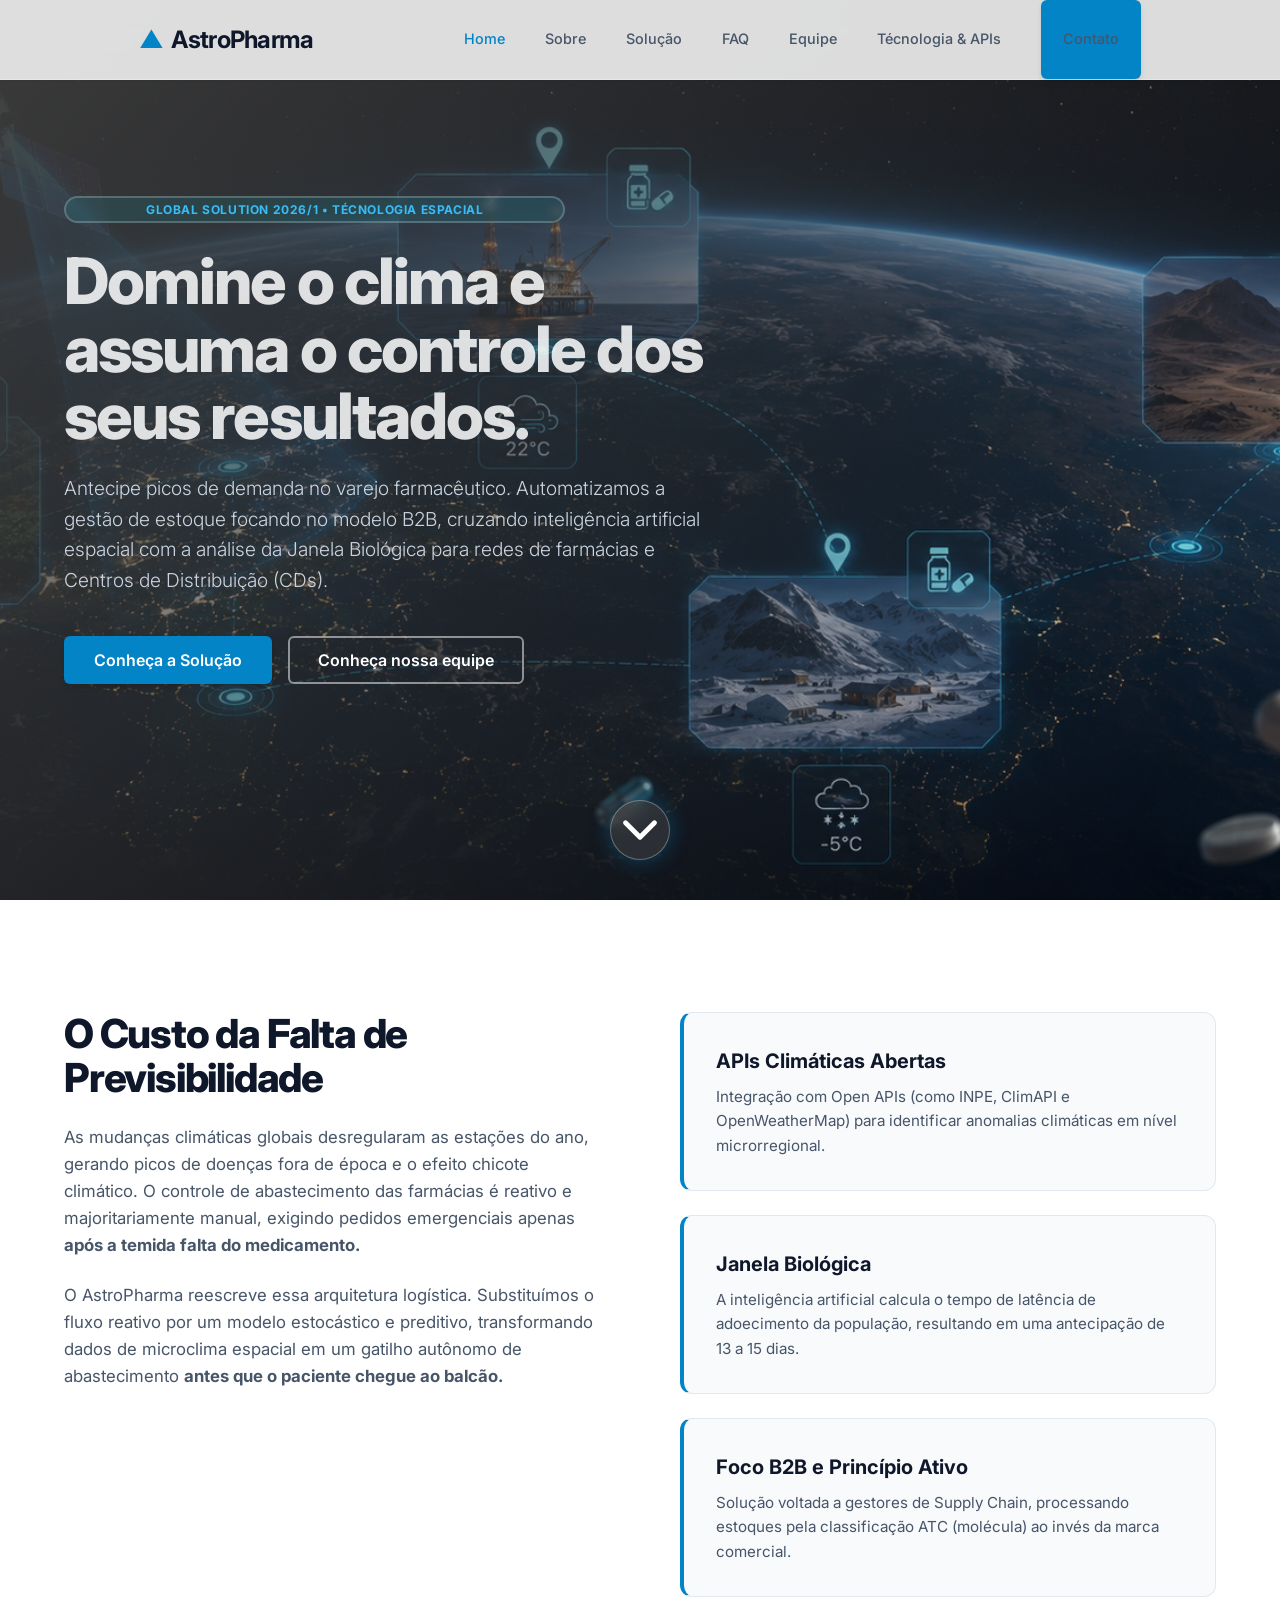
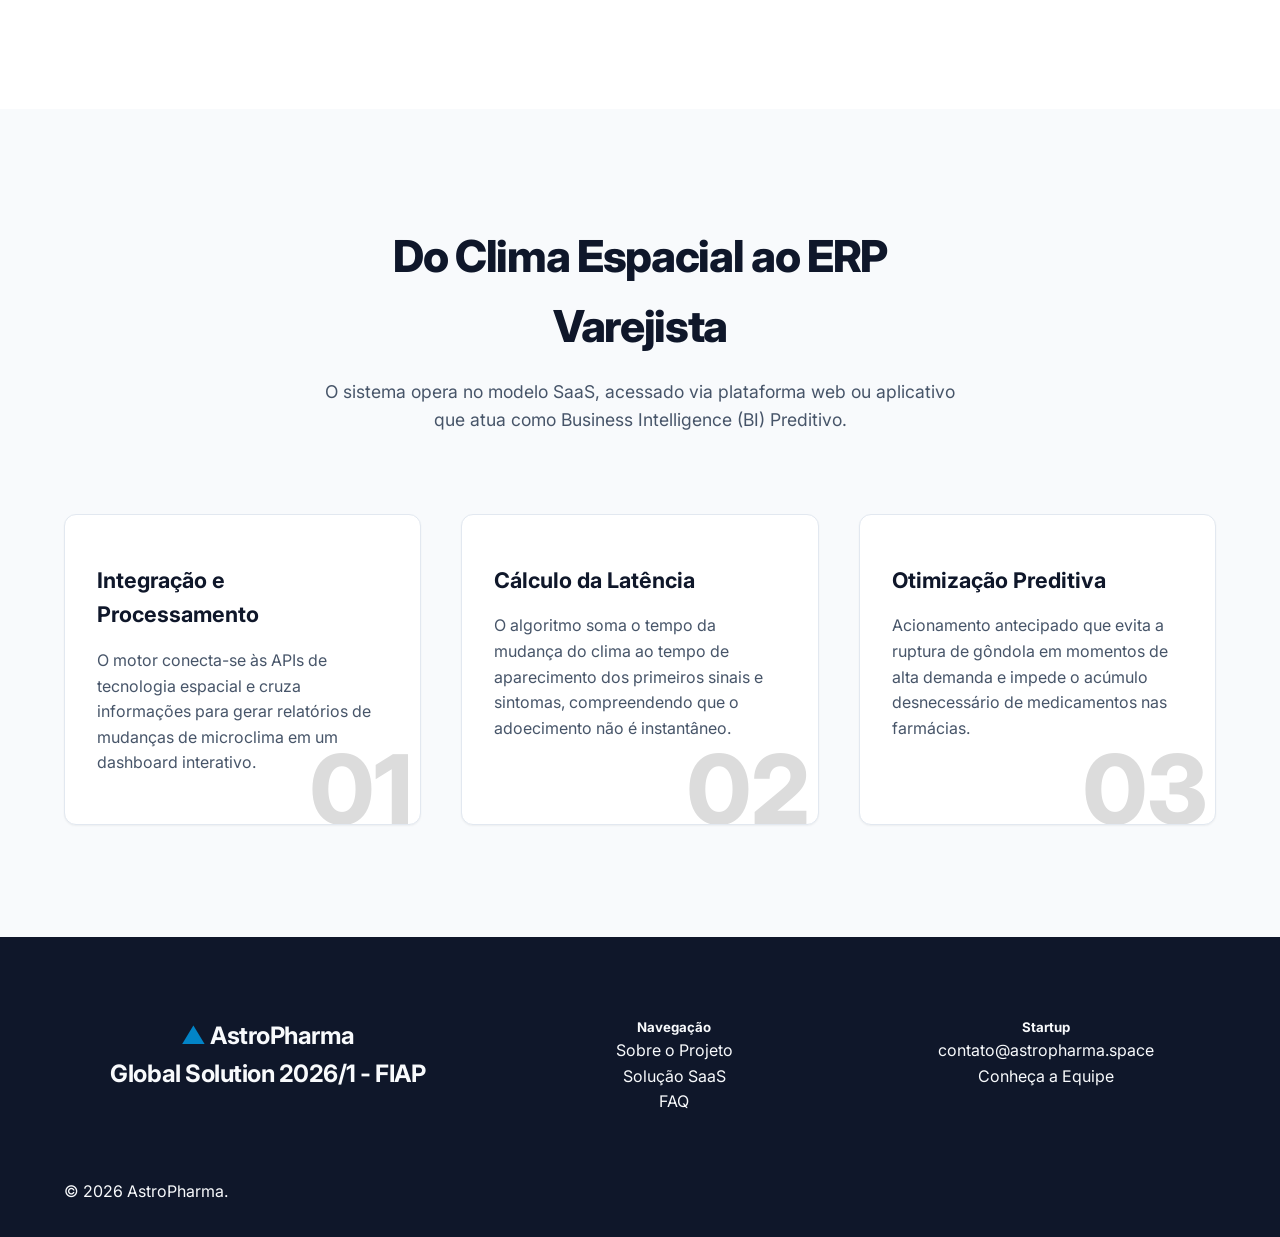
<file: index.html>
<!DOCTYPE html>
<html lang="pt-BR">

<head>
    <meta charset="UTF-8">
    <meta name="viewport" content="width=device-width, initial-scale=1.0">
    <title>AstroPharma | Previsibilidade de Estoque com IA Espacial</title>

    <link rel="stylesheet" href="css/style.css">

    <link rel="preconnect" href="https://fonts.googleapis.com">
    <link rel="preconnect" href="https://fonts.gstatic.com" crossorigin>
    <link href="https://fonts.googleapis.com/css2?family=Inter:wght@300;400;600;700&display=swap" rel="stylesheet">
</head>

<body>

    <header class="cabecalho">
        <div class="caixa-principal nav-container">
            <a href="index.html" class="logo">
                <span class="icone-logo">▲</span>
                <span class="texto-logo">AstroPharma</span>
            </a>

            <button class="botao-menu-mobile" id="botao-menu-mobile" aria-label="Abrir Menu">
                <span></span>
                <span></span>
                <span></span>
            </button>

            <nav class="menu-navegacao" id="menu-navegacao">
                <ul>
                    <li><a href="index.html" class="ativo">Home</a></li>
                    <li><a href="pages/sobre.html">Sobre</a></li>
                    <li><a href="pages/solucao.html">Solução</a></li>
                    <li><a href="pages/faq.html">FAQ</a></li>
                    <li><a href="pages/integrantes.html">Equipe</a></li>
                    <li><a href="pages/solucaoAPIs.html"> Técnologia & APIs</a></li>
                    <li><a href="pages/contato.html" class="botao botao-pequeno botao-principal">Contato</a></li>
                </ul>
            </nav>
        </div>
    </header>

    <main>
        <section class="destaque">
            <div class="sobreposicao-destaque"></div>
            <div class="caixa-principal conteudo-destaque">
                <div class="bloco-texto-destaque">
                    <span class="etiqueta">Global Solution 2026/1 • Técnologia Espacial</span>
                    <h1>Domine o clima e assuma o controle dos seus resultados.</h1>
                    <p>Antecipe picos de demanda no varejo farmacêutico. Automatizamos a gestão de estoque
                        focando no modelo B2B, cruzando inteligência artificial espacial com a análise da
                        Janela Biológica para redes de farmácias e Centros de Distribuição (CDs).</p>
                    <div class="acoes-destaque">
                        <a href="pages/solucao.html" class="botao botao-principal">Conheça a Solução</a>
                        <a href="pages/integrantes.html" class="botao botao-secundario">Conheça nossa equipe</a>
                    </div>
                </div>
            </div>

            <a href="#proxima-secao" class="seta-descer" aria-label="Rolar para a próxima seção">
                <svg viewBox="0 0 24 24">
                    <polyline points="6 9 12 15 18 9"></polyline>
                </svg>
            </a>
        </section>

        <section id="proxima-secao" class="secao secao-problema">
            <div class="caixa-principal grades">
                <div class="bloco-texto">
                    <h2>O Custo da Falta de Previsibilidade</h2>
                    <p>As mudanças climáticas globais desregularam as estações do ano, gerando picos de doenças fora de
                        época e o efeito chicote climático. O controle de abastecimento das farmácias é
                        reativo e majoritariamente manual, exigindo pedidos emergenciais apenas <strong>após a temida
                            falta do medicamento.</strong> </p>
                    <p>O AstroPharma reescreve essa arquitetura logística. Substituímos o fluxo reativo por um modelo
                        estocástico e preditivo, transformando dados de microclima espacial em um gatilho
                        autônomo de abastecimento <strong>antes que o paciente chegue ao balcão.</strong>
                    </p>
                </div>
                <div class="grade-estatisticas">
                    <div class="cartao-estatistica">
                        <h3>APIs Climáticas Abertas</h3>
                        <p>Integração com Open APIs (como INPE, ClimAPI e OpenWeatherMap) para identificar anomalias
                            climáticas em nível microrregional.</p>
                    </div>
                    <div class="cartao-estatistica">
                        <h3>Janela Biológica</h3>
                        <p>A inteligência artificial calcula o tempo de latência de adoecimento da população, resultando
                            em uma antecipação de 13 a 15 dias.</p>
                    </div>
                    <div class="cartao-estatistica">
                        <h3>Foco B2B e Princípio Ativo</h3>
                        <p>Solução voltada a gestores de Supply Chain, processando estoques pela
                            classificação ATC (molécula) ao invés da marca comercial.</p>
                    </div>
                </div>
            </div>
        </section>

        <section class="secao como-funciona">
            <div class="caixa-principal">
                <div class="cabecalho-secao">
                    <h2>Do Clima Espacial ao ERP Varejista</h2>
                    <p>O sistema opera no modelo SaaS, acessado via plataforma web ou aplicativo que atua como Business
                        Intelligence (BI) Preditivo.</p>
                </div>
                <div class="grade-passos">
                    <div class="cartao-passo">
                        <div class="icone-passo">01</div>
                        <h4>Integração e Processamento</h4>
                        <p>O motor conecta-se às APIs de tecnologia espacial e cruza informações para gerar relatórios
                            de mudanças de microclima em um dashboard interativo.</p>
                    </div>
                    <div class="cartao-passo">
                        <div class="icone-passo">02</div>
                        <h4>Cálculo da Latência</h4>
                        <p>O algoritmo soma o tempo da mudança do clima ao tempo de aparecimento dos primeiros sinais e
                            sintomas, compreendendo que o adoecimento não é instantâneo.</p>
                    </div>
                    <div class="cartao-passo">
                        <div class="icone-passo">03</div>
                        <h4>Otimização Preditiva</h4>
                        <p>Acionamento antecipado que evita a ruptura de gôndola em momentos de alta demanda e impede o
                            acúmulo desnecessário de medicamentos nas farmácias.</p>
                    </div>
                </div>
            </div>
        </section>
    </main>

    <footer class="rodape">
        <div class="caixa-principal grade-rodape">
            <div class="logo-rodape">
                <span class="icone-logo">▲</span> AstroPharma
                <p>Global Solution 2026/1 - FIAP</p>
            </div>
            <div class="links-rodape">
                <h5>Navegação</h5>
                <ul>
                    <li><a href="pages/sobre.html">Sobre o Projeto</a></li>
                    <li><a href="pages/solucao.html">Solução SaaS</a></li>
                    <li><a href="pages/faq.html">FAQ</a></li>
                </ul>
            </div>
            <div class="contato-rodape">
                <h5>Startup</h5>
                <p>contato@astropharma.space</p>
                <p><a href="pages/integrantes.html">Conheça a Equipe</a></p>
            </div>
        </div>
        <div class="fundo-rodape caixa-principal">
            <p>&copy; 2026 AstroPharma.</p>
        </div>
    </footer>

    <script src="js/main.js"></script>
</body>
<script>
    window.watsonAssistantChatOptions = {
        integrationID: "de1cdd64-6703-4369-915d-bcf909e94d5d", // The ID of this integration.
        region: "https://integrations.au-syd.assistant.watson.appdomain.cloud", // The region your integration is hosted in.
        serviceInstanceID: "d0784087-3f76-4296-bfe4-04d1bd987635", // The ID of your service instance.
        onLoad: async (instance) => { await instance.render(); }
    };
    setTimeout(function () {
        const t = document.createElement('script');
        t.src = "https://web-chat.global.assistant.watson.appdomain.cloud/versions/" + (window.watsonAssistantChatOptions.clientVersion || 'latest') + "/WatsonAssistantChatEntry.js";
        document.head.appendChild(t);
    });
</script>

</html>
</file>
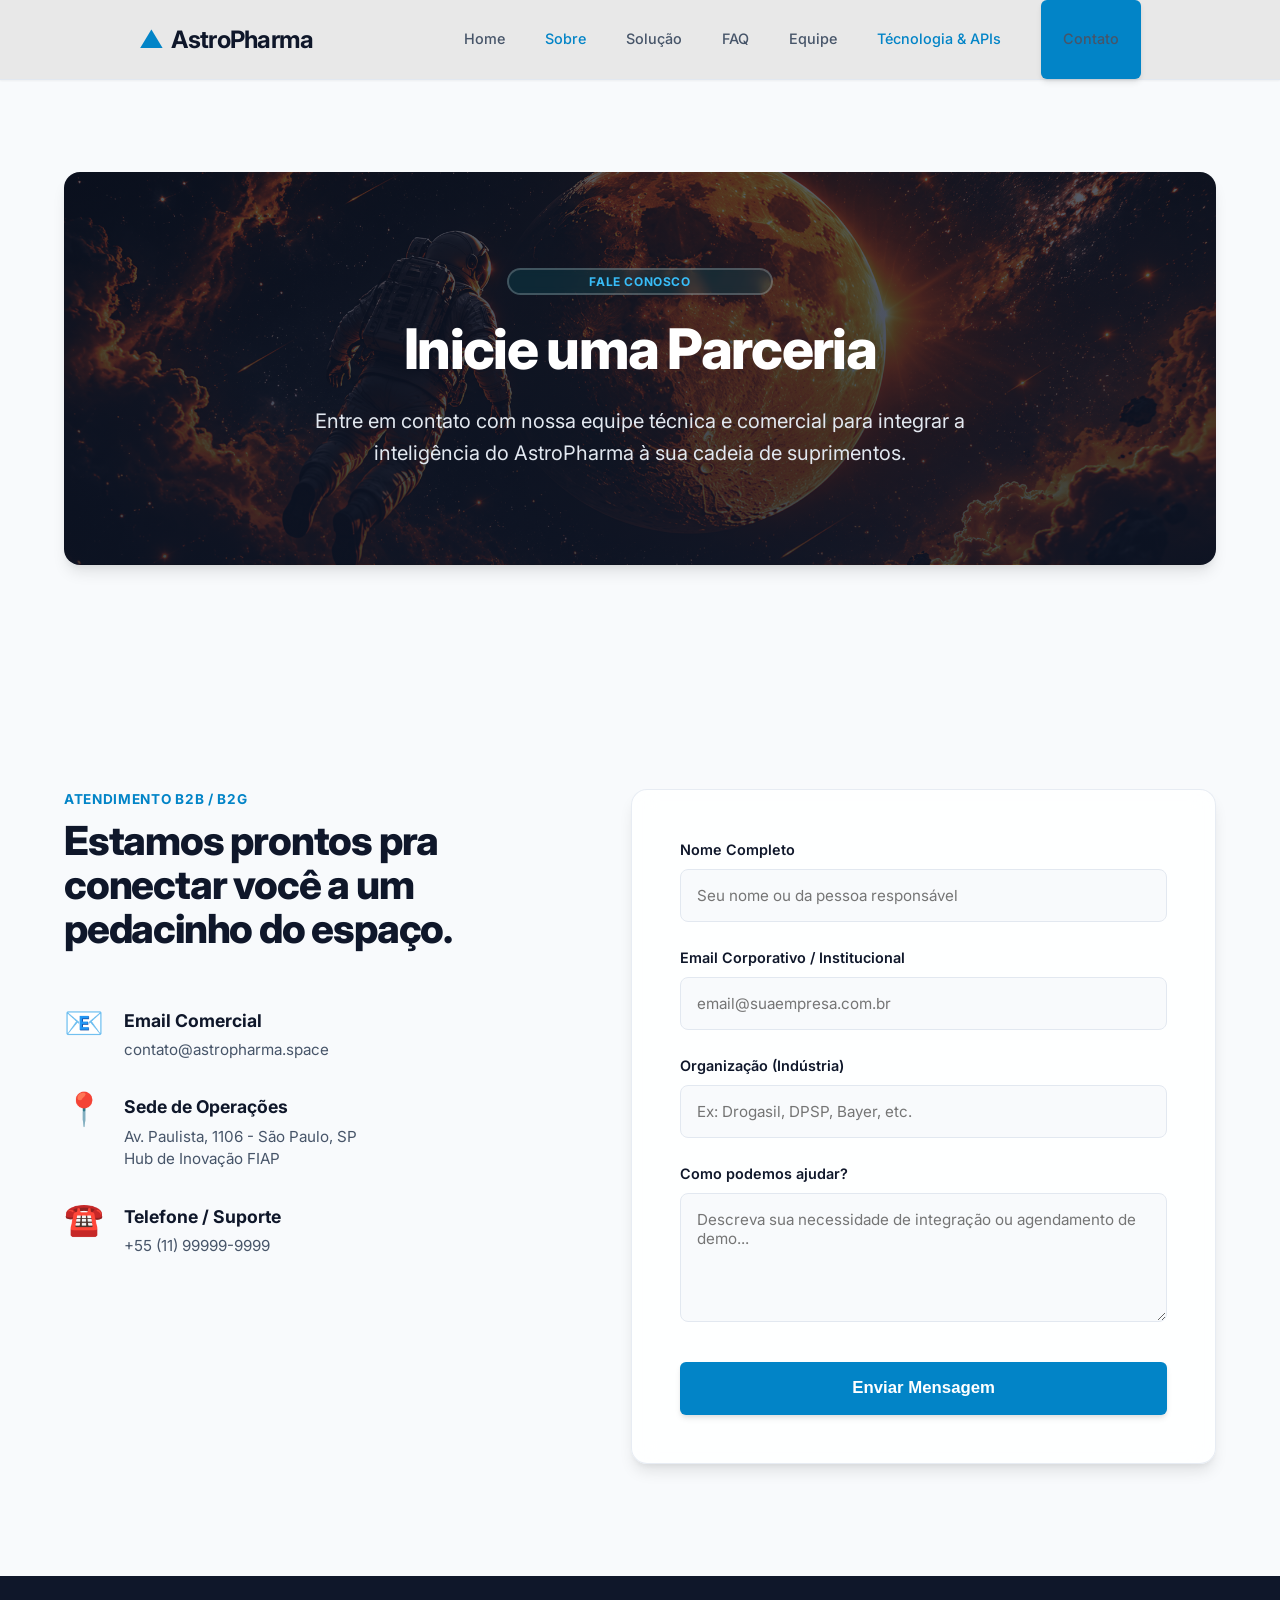
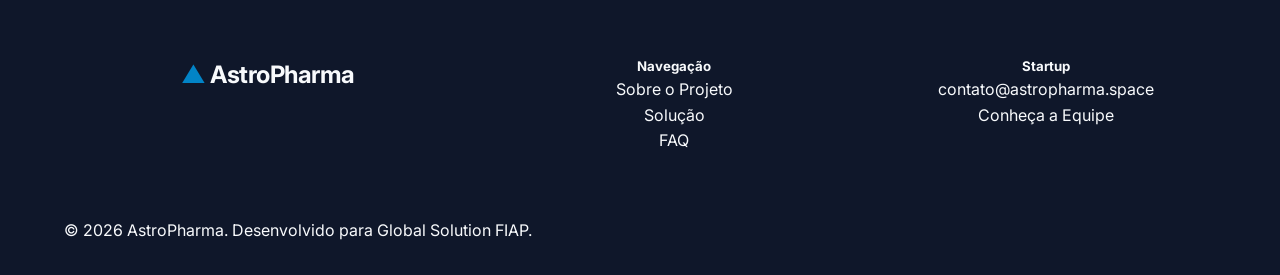
<file: pages/contato.html>
<!DOCTYPE html>
<html lang="pt-BR">

<head>
    <meta charset="UTF-8">
    <meta name="viewport" content="width=device-width, initial-scale=1.0">
    <title>Sobre o AstroPharma | Nossa Missão e Fluxos</title>

    <link rel="stylesheet" href="../css/style.css">
    <link rel="stylesheet" href="../css/contato.css">

    <link rel="preconnect" href="https://fonts.googleapis.com">
    <link rel="preconnect" href="https://fonts.gstatic.com" crossorigin>
    <link href="https://fonts.googleapis.com/css2?family=Inter:wght@300;400;600;700&display=swap" rel="stylesheet">
</head>

<body>

    <header class="cabecalho">
        <div class="caixa-principal nav-container">
            <a href="../index.html" class="logo">
                <span class="icone-logo">▲</span>
                <span class="texto-logo">AstroPharma</span>
            </a>

            <button class="botao-menu-mobile" id="botao-menu-mobile" aria-label="Abrir Menu">
                <span></span>
                <span></span>
                <span></span>
            </button>

            <nav class="menu-navegacao" id="menu-navegacao">
                <ul>
                    <li><a href="../index.html">Home</a></li>
                    <li><a href="sobre.html" class="ativo">Sobre</a></li>
                    <li><a href="solucao.html">Solução</a></li>
                    <li><a href="faq.html">FAQ</a></li>
                    <li><a href="integrantes.html">Equipe</a></li>
                    <li><a href="solucaoAPIs.html" class="ativo">Técnologia & APIs</a></li>
                    <li><a href="contato.html" class="botao botao-pequeno botao-principal">Contato</a></li>
                </ul>
            </nav>
        </div>
    </header>
    <main>
        <section class="secao">
            <div class="caixa-principal">
                <div class="texto-topo-sobre">
                    <span class="etiqueta">Fale Conosco</span>
                    <h1>Inicie uma Parceria</h1>
                    <p>Entre em contato com nossa equipe técnica e comercial para integrar a inteligência do AstroPharma
                        à sua cadeia de suprimentos.</p>
                </div>
            </div>
        </section>

        <section class="secao secao-contato">
            <div class="caixa-principal grade-contato">

                <aside class="informacoes-contato">
                    <div class="bloco-texto">
                        <span class="subtitulo-marca">Atendimento B2B / B2G</span>
                        <h2>Estamos prontos pra conectar você a um pedacinho do espaço.</h2>
                    </div>

                    <div class="lista-infos">
                        <div class="item-info">
                            <span class="icone-info">📧</span>
                            <div>
                                <h4>Email Comercial</h4>
                                <p>contato@astropharma.space</p>
                            </div>
                        </div>
                        <div class="item-info">
                            <span class="icone-info">📍</span>
                            <div>
                                <h4>Sede de Operações</h4>
                                <p>Av. Paulista, 1106 - São Paulo, SP<br>Hub de Inovação FIAP</p>
                            </div>
                        </div>
                        <div class="item-info">
                            <span class="icone-info">☎️</span>
                            <div>
                                <h4>Telefone / Suporte</h4>
                                <p>+55 (11) 99999-9999</p>
                            </div>
                        </div>
                    </div>
                </aside>

                <div class="area-formulario glass">
                    <form id="form-contato" class="formulario">
                        <div class="grupo-input">
                            <label for="nome">Nome Completo</label>
                            <input type="text" id="nome" name="nome" placeholder="Seu nome ou da pessoa responsável"
                                required>
                        </div>

                        <div class="grupo-input">
                            <label for="email">Email Corporativo / Institucional</label>
                            <input type="email" id="email" name="email" placeholder="email@suaempresa.com.br" required>
                        </div>

                        <div class="grupo-input">
                            <label for="organizacao">Organização (Indústria)</label>
                            <input type="text" id="organizacao" name="organizacao"
                                placeholder="Ex: Drogasil, DPSP, Bayer, etc." required>
                        </div>

                        <div class="grupo-input">
                            <label for="mensagem">Como podemos ajudar?</label>
                            <textarea id="mensagem" name="mensagem" rows="5"
                                placeholder="Descreva sua necessidade de integração ou agendamento de demo..."
                                required></textarea>
                        </div>

                        <button type="submit" class="botao botao-principal botao-form">Enviar Mensagem</button>

                        <div id="mensagem-sucesso" class="alerta-sucesso">
                            <span class="icone-sucesso">✓</span>
                            Sua mensagem foi enviada com sucesso! Entraremos em contato em breve.
                        </div>
                    </form>
                </div>

            </div>
        </section>
    </main>

    <footer class="rodape">
        <div class="caixa-principal grade-rodape">
            <div class="logo-rodape">
                <span class="icone-logo">▲</span> AstroPharma
            </div>
            <div class="links-rodape">
                <h5>Navegação</h5>
                <ul>
                    <li><a href="sobre.html">Sobre o Projeto</a></li>
                    <li><a href="solucao.html">Solução</a></li>
                    <li><a href="faq.html">FAQ</a></li>
                </ul>
            </div>
            <div class="contato-rodape">
                <h5>Startup</h5>
                <p>contato@astropharma.space</p>
                <p><a href="integrantes.html">Conheça a Equipe</a></p>
            </div>
        </div>
        <div class="fundo-rodape caixa-principal">
            <p>&copy; 2026 AstroPharma. Desenvolvido para Global Solution FIAP.</p>
        </div>
    </footer>

    <script src="../js/main.js"></script>
</body>
<script>
    window.watsonAssistantChatOptions = {
        integrationID: "de1cdd64-6703-4369-915d-bcf909e94d5d", // The ID of this integration.
        region: "https://integrations.au-syd.assistant.watson.appdomain.cloud", // The region your integration is hosted in.
        serviceInstanceID: "d0784087-3f76-4296-bfe4-04d1bd987635", // The ID of your service instance.
        onLoad: async (instance) => { await instance.render(); }
    };
    setTimeout(function () {
        const t = document.createElement('script');
        t.src = "https://web-chat.global.assistant.watson.appdomain.cloud/versions/" + (window.watsonAssistantChatOptions.clientVersion || 'latest') + "/WatsonAssistantChatEntry.js";
        document.head.appendChild(t);
    });
</script>

</html>
</file>
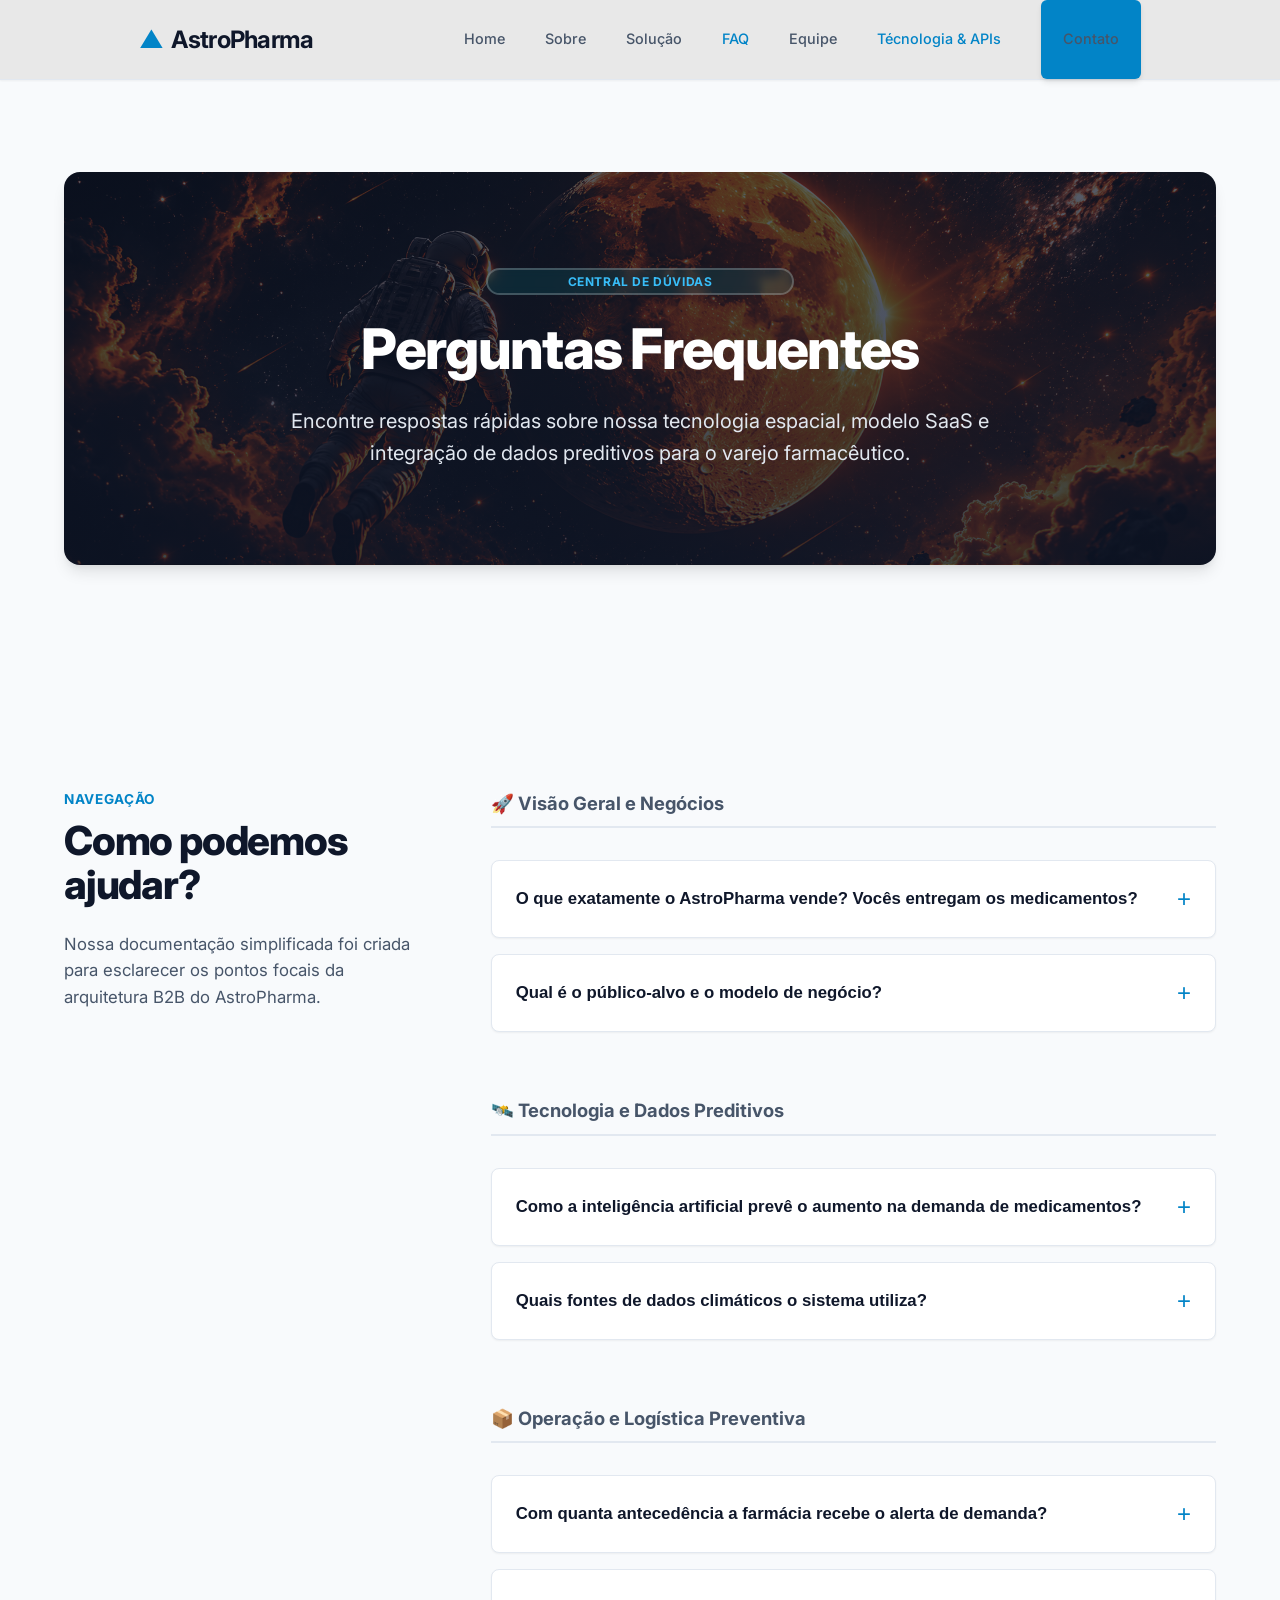
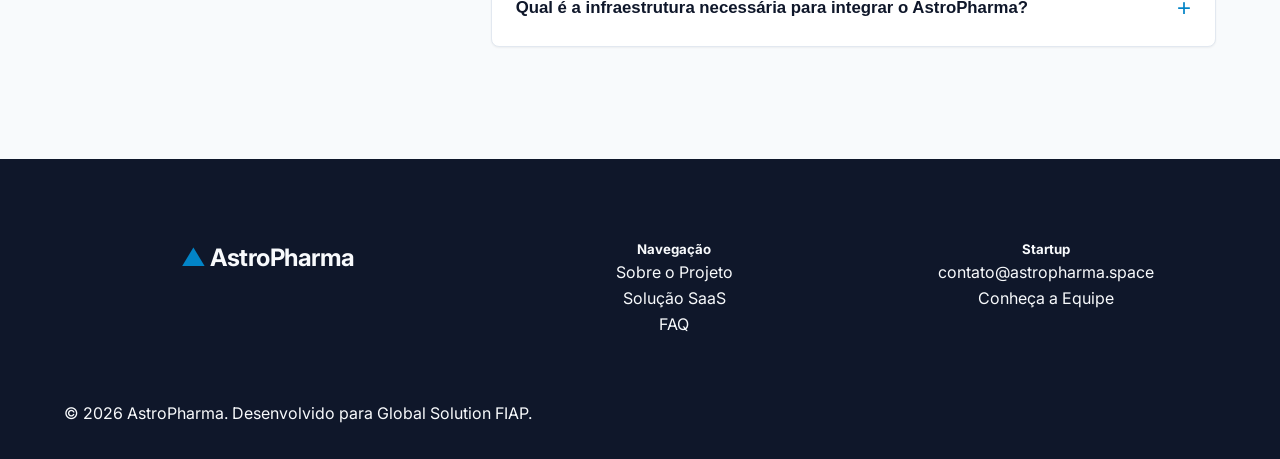
<file: pages/faq.html>
<!DOCTYPE html>
<html lang="pt-BR">

<head>
    <meta charset="UTF-8">
    <meta name="viewport" content="width=device-width, initial-scale=1.0">
    <title>FAQ | AstroPharma - BI Preditivo e Supply Chain</title>

    <link rel="stylesheet" href="../css/style.css">
    <link rel="stylesheet" href="../css/faq.css">

    <link rel="preconnect" href="https://fonts.googleapis.com">
    <link rel="preconnect" href="https://fonts.gstatic.com" crossorigin>
    <link href="https://fonts.googleapis.com/css2?family=Inter:wght@300;400;600;700&display=swap" rel="stylesheet">
</head>

<body>

    <header class="cabecalho">
        <div class="caixa-principal nav-container">
            <a href="../index.html" class="logo">
                <span class="icone-logo">▲</span>
                <span class="texto-logo">AstroPharma</span>
            </a>

            <button class="botao-menu-mobile" id="botao-menu-mobile" aria-label="Abrir Menu">
                <span></span>
                <span></span>
                <span></span>
            </button>

            <nav class="menu-navegacao" id="menu-navegacao">
                <ul>
                    <li><a href="../index.html">Home</a></li>
                    <li><a href="sobre.html">Sobre</a></li>
                    <li><a href="solucao.html">Solução</a></li>
                    <li><a href="faq.html" class="ativo">FAQ</a></li>
                    <li><a href="integrantes.html">Equipe</a></li>
                    <li><a href="solucaoAPIs.html" class="ativo">Técnologia & APIs</a></li>
                    <li><a href="contato.html" class="botao botao-pequeno botao-principal">Contato</a></li>
                </ul>
            </nav>
        </div>
    </header>

    <main>
        <section class="secao">
            <div class="caixa-principal">
                <div class="texto-topo-sobre">
                    <span class="etiqueta">Central de Dúvidas</span>
                    <h1>Perguntas Frequentes</h1>
                    <p>Encontre respostas rápidas sobre nossa tecnologia espacial, modelo SaaS e integração de dados
                        preditivos para o varejo farmacêutico.</p>
                </div>
            </div>
        </section>

        <section class="secao secao-faq">
            <div class="caixa-principal grade-faq-layout">

                <aside class="bloco-texto">
                    <span class="subtitulo-marca">Navegação</span>
                    <h2>Como podemos ajudar?</h2>
                    <p>Nossa documentação simplificada foi criada para esclarecer os pontos focais da arquitetura B2B do
                        AstroPharma.</p>
                </aside>

                <div class="container-acordeao">

                    <h3 class="titulo-categoria-faq">🚀 Visão Geral e Negócios</h3>

                    <div class="item-faq">
                        <button class="botao-faq">
                            <span class="texto-pergunta">O que exatamente o AstroPharma vende? Vocês entregam os
                                medicamentos?</span>
                            <span class="icone-faq">+</span>
                        </button>
                        <div class="resposta-faq">
                            <div class="conteudo-resposta">
                                <p><strong>Não realizamos o transporte físico.</strong> O sistema opera no modelo SaaS
                                    (Software as a Service) atuando como um Business Intelligence (BI) Preditivo. Nós
                                    vendemos a previsibilidade de estoque, identificando a demanda gerada por
                                    mudanças climáticas para que as farmácias e Centros de Distribuição evitem rupturas
                                    de gôndola e superestoque.</p>
                            </div>
                        </div>
                    </div>

                    <div class="item-faq">
                        <button class="botao-faq">
                            <span class="texto-pergunta">Qual é o público-alvo e o modelo de negócio?</span>
                            <span class="icone-faq">+</span>
                        </button>
                        <div class="resposta-faq">
                            <div class="conteudo-resposta">
                                <p>Atuamos exclusivamente no modelo <strong>B2B (Business-to-Business)</strong>. Nosso
                                    público-alvo principal compreende redes de farmácias de médio e grande
                                    porte, Centros de Distribuição (CDs) focados em saúde e gestores/diretores de Supply
                                    Chain e Compras.</p>
                            </div>
                        </div>
                    </div>

                    <h3 class="titulo-categoria-faq margin-top">🛰️ Tecnologia e Dados Preditivos</h3>

                    <div class="item-faq">
                        <button class="botao-faq">
                            <span class="texto-pergunta">Como a inteligência artificial prevê o aumento na demanda de
                                medicamentos?</span>
                            <span class="icone-faq">+</span>
                        </button>
                        <div class="resposta-faq">
                            <div class="conteudo-resposta">
                                <p>Nossa IA utiliza o <strong>Cálculo da Janela Biológica</strong>. O algoritmo
                                    entende que o adoecimento não é instantâneo: ele soma o momento da anomalia
                                    climática com o tempo de latência até o aparecimento dos sintomas na população
                                    daquela microrregião. Isso permite prever o pico de compras antes do
                                    paciente chegar ao balcão.</p>
                            </div>
                        </div>
                    </div>

                    <div class="item-faq">
                        <button class="botao-faq">
                            <span class="texto-pergunta">Quais fontes de dados climáticos o sistema utiliza?</span>
                            <span class="icone-faq">+</span>
                        </button>
                        <div class="resposta-faq">
                            <div class="conteudo-resposta">
                                <p>O sistema cruza dados integrando Open APIs de monitoramento climático, incluindo
                                    ferramentas como ClimAPI (Embrapa), HG Weather, INPE / CPTEC e OpenWeatherMap. A
                                    precisão dessas ferramentas chega a 95% para eventos com 2 a 3 dias de
                                    antecedência.</p>
                            </div>
                        </div>
                    </div>

                    <h3 class="titulo-categoria-faq margin-top">📦 Operação e Logística Preventiva</h3>

                    <div class="item-faq">
                        <button class="botao-faq">
                            <span class="texto-pergunta">Com quanta antecedência a farmácia recebe o alerta de
                                demanda?</span>
                            <span class="icone-faq">+</span>
                        </button>
                        <div class="resposta-faq">
                            <div class="conteudo-resposta">
                                <p>Através do cruzamento da janela biológica e dos eventos climáticos, o AstroPharma
                                    consegue antecipar a demanda em um <strong>período médio de 13 a 15 dias de
                                        antecedência</strong>. Isso garante tempo hábil para abastecer as
                                    farmácias na região afetada sem a necessidade de fretes emergenciais.</p>
                            </div>
                        </div>
                    </div>

                    <div class="item-faq">
                        <button class="botao-faq">
                            <span class="texto-pergunta">Qual é a infraestrutura necessária para integrar o
                                AstroPharma?</span>
                            <span class="icone-faq">+</span>
                        </button>
                        <div class="resposta-faq">
                            <div class="conteudo-resposta">
                                <p>Por ser um SaaS em nuvem, o cliente acessa os dados preditivos via dashboard nativo,
                                    podendo ser integrado rapidamente aos ERPs de farmácia existentes (como Link, Trier,
                                    Allerdata). Um diferencial técnico crucial é que <strong>a IA processa o
                                        fluxo via Princípio Ativo (classificação ATC)</strong>, não por marcas
                                    comerciais, dando autonomia para enviar o que está disponível no CD sem travar o
                                    sistema.</p>
                            </div>
                        </div>
                    </div>

                </div>
            </div>
        </section>
    </main>

    <footer class="rodape">
        <div class="caixa-principal grade-rodape">
            <div class="logo-rodape">
                <span class="icone-logo">▲</span> AstroPharma
            </div>
            <div class="links-rodape">
                <h5>Navegação</h5>
                <ul>
                    <li><a href="sobre.html">Sobre o Projeto</a></li>
                    <li><a href="solucao.html">Solução SaaS</a></li>
                    <li><a href="faq.html">FAQ</a></li>
                </ul>
            </div>
            <div class="contato-rodape">
                <h5>Startup</h5>
                <p>contato@astropharma.space</p>
                <p><a href="integrantes.html">Conheça a Equipe</a></p>
            </div>
        </div>
        <div class="fundo-rodape caixa-principal">
            <p>&copy; 2026 AstroPharma. Desenvolvido para Global Solution FIAP.</p>
        </div>
    </footer>

    <script src="../js/main.js"></script>
</body>
<script>
    window.watsonAssistantChatOptions = {
        integrationID: "de1cdd64-6703-4369-915d-bcf909e94d5d", // The ID of this integration.
        region: "https://integrations.au-syd.assistant.watson.appdomain.cloud", // The region your integration is hosted in.
        serviceInstanceID: "d0784087-3f76-4296-bfe4-04d1bd987635", // The ID of your service instance.
        onLoad: async (instance) => { await instance.render(); }
    };
    setTimeout(function () {
        const t = document.createElement('script');
        t.src = "https://web-chat.global.assistant.watson.appdomain.cloud/versions/" + (window.watsonAssistantChatOptions.clientVersion || 'latest') + "/WatsonAssistantChatEntry.js";
        document.head.appendChild(t);
    });
</script>

</html>
</file>
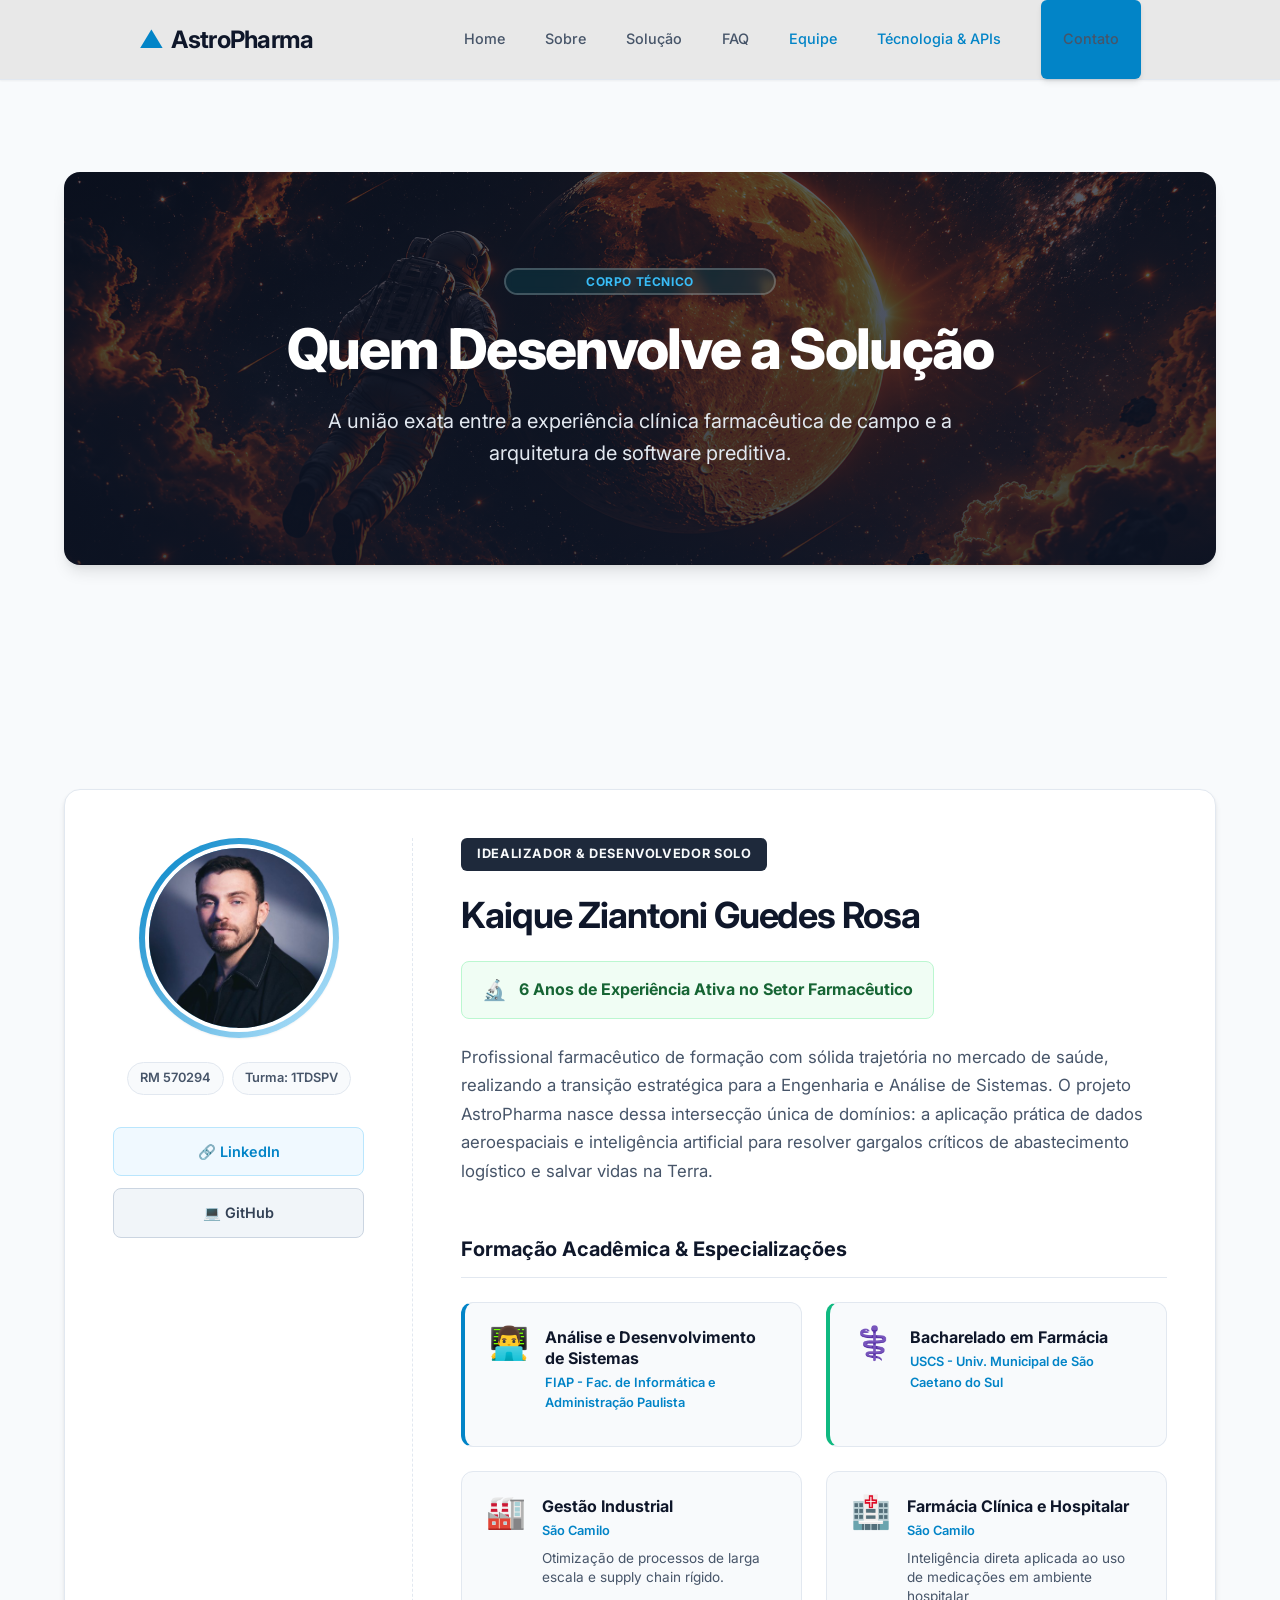
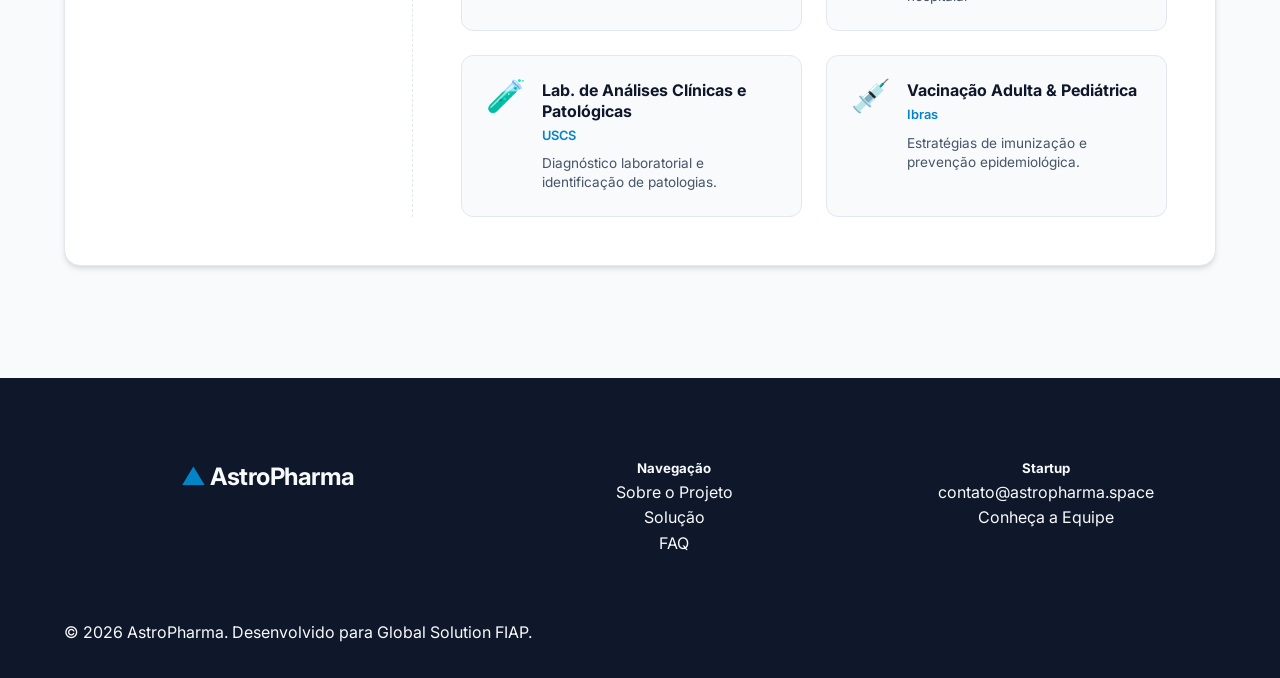
<file: pages/integrantes.html>
<!DOCTYPE html>
<html lang="pt-BR">

<head>
    <meta charset="UTF-8">
    <meta name="viewport" content="width=device-width, initial-scale=1.0">
    <title>Equipe | AstroPharma - Logística Orbital Preditiva</title>

    <link rel="stylesheet" href="../css/style.css">

    <link rel="preconnect" href="https://fonts.googleapis.com">
    <link rel="preconnect" href="https://fonts.gstatic.com" crossorigin>
    <link href="https://fonts.googleapis.com/css2?family=Inter:wght@300;400;600;700&display=swap" rel="stylesheet">
</head>

<body>

    <header class="cabecalho">
        <div class="caixa-principal nav-container">
            <a href="../index.html" class="logo">
                <span class="icone-logo">▲</span>
                <span class="texto-logo">AstroPharma</span>
            </a>
            <button class="botao-menu-mobile" id="botao-menu-mobile" aria-label="Abrir Menu">
                <span></span><span></span><span></span>
            </button>
            <nav class="menu-navegacao" id="menu-navegacao">
                <ul>
                    <li><a href="../index.html">Home</a></li>
                    <li><a href="sobre.html">Sobre</a></li>
                    <li><a href="solucao.html">Solução</a></li>
                    <li><a href="faq.html">FAQ</a></li>
                    <li><a href="integrantes.html" class="ativo">Equipe</a></li>
                    <li><a href="solucaoAPIs.html" class="ativo">Técnologia & APIs</a></li>

                    <li><a href="contato.html" class="botao botao-pequeno botao-principal">Contato</a></li>
                </ul>
            </nav>
        </div>
    </header>

    <main>
        <section class="secao">
            <div class="caixa-principal">
                <div class="texto-topo-sobre">
                    <span class="etiqueta">Corpo Técnico</span>
                    <h1>Quem Desenvolve a Solução</h1>
                    <p>A união exata entre a experiência clínica farmacêutica de campo e a arquitetura de software
                        preditiva.</p>
                </div>
            </div>
        </section>

        <section class="secao secao-equipe">
            <div class="caixa-principal">
                <div class="cartao-perfil">

                    <aside class="lateral-perfil">
                        <div class="container-imagem-perfil">
                            <img src="../assets/foto-perfil.jpeg" alt="Foto de Kaique Ziantoni" class="imagem-perfil">
                        </div>
                        <div class="info-academica">
                            <span class="tag-estudante">RM 570294</span>
                            <span class="tag-estudante">Turma: 1TDSPV</span>
                        </div>
                        <div class="redes-sociais-perfil">
                            <a href="https://linkedin.com/in/kaiqueziantoni/" target="_blank"
                                class="botao-rede linkedin">
                                🔗 LinkedIn
                            </a>
                            <a href="https://github.com/KaiqueZiantoni" target="_blank" class="botao-rede github">
                                💻 GitHub
                            </a>
                        </div>
                    </aside>

                    <div class="conteudo-perfil">
                        <span class="badge-cargo">Idealizador & Desenvolvedor Solo</span>
                        <h2>Kaique Ziantoni Guedes Rosa</h2>

                        <div class="badge-experiencia">
                            <span class="icone-exp">🔬</span>
                            <strong>6 Anos de Experiência Ativa no Setor Farmacêutico</strong>
                        </div>

                        <p class="texto-bio">
                            Profissional farmacêutico de formação com sólida trajetória no mercado de saúde, realizando
                            a transição estratégica para a Engenharia e Análise de Sistemas. O projeto AstroPharma nasce
                            dessa intersecção única de domínios: a aplicação prática de dados aeroespaciais e
                            inteligência artificial para resolver gargalos críticos de abastecimento logístico e salvar
                            vidas na Terra.
                        </p>

                        <div class="container-formacoes">
                            <h3>Formação Acadêmica & Especializações</h3>
                            <div class="grade-formacoes">

                                <div class="item-formacao destaque-tech">
                                    <div class="icone-formacao">👨‍💻</div>
                                    <div class="texto-formacao">
                                        <h4>Análise e Desenvolvimento de Sistemas</h4>
                                        <p class="instituicao">FIAP - Fac. de Informática e Administração Paulista</p>
                                    </div>
                                </div>

                                <div class="item-formacao destaque-saude">
                                    <div class="icone-formacao">⚕️</div>
                                    <div class="texto-formacao">
                                        <h4>Bacharelado em Farmácia</h4>
                                        <p class="instituicao">USCS - Univ. Municipal de São Caetano do Sul</p>
                                    </div>
                                </div>

                                <div class="item-formacao">
                                    <div class="icone-formacao">🏭</div>
                                    <div class="texto-formacao">
                                        <h4>Gestão Industrial</h4>
                                        <p class="instituicao">São Camilo</p>
                                        <p class="detalhe-formacao">Otimização de processos de larga escala e supply
                                            chain rígido.</p>
                                    </div>
                                </div>

                                <div class="item-formacao">
                                    <div class="icone-formacao">🏥</div>
                                    <div class="texto-formacao">
                                        <h4>Farmácia Clínica e Hospitalar</h4>
                                        <p class="instituicao">São Camilo</p>
                                        <p class="detalhe-formacao">Inteligência direta aplicada ao uso de medicações em
                                            ambiente hospitalar</p>
                                    </div>
                                </div>

                                <div class="item-formacao">
                                    <div class="icone-formacao">🧪</div>
                                    <div class="texto-formacao">
                                        <h4>Lab. de Análises Clínicas e Patológicas</h4>
                                        <p class="instituicao">USCS</p>
                                        <p class="detalhe-formacao">Diagnóstico laboratorial e identificação de
                                            patologias.</p>
                                    </div>
                                </div>

                                <div class="item-formacao">
                                    <div class="icone-formacao">💉</div>
                                    <div class="texto-formacao">
                                        <h4>Vacinação Adulta & Pediátrica</h4>
                                        <p class="instituicao">Ibras</p>
                                        <p class="detalhe-formacao">Estratégias de imunização e prevenção
                                            epidemiológica.</p>
                                    </div>
                                </div>

                            </div>
                        </div>
                    </div>
                </div>
            </div>
        </section>
    </main>

    <footer class="rodape">
        <div class="caixa-principal grade-rodape">
            <div class="logo-rodape">
                <span class="icone-logo">▲</span> AstroPharma
            </div>
            <div class="links-rodape">
                <h5>Navegação</h5>
                <ul>
                    <li><a href="sobre.html">Sobre o Projeto</a></li>
                    <li><a href="solucao.html">Solução</a></li>
                    <li><a href="faq.html">FAQ</a></li>
                </ul>
            </div>
            <div class="contato-rodape">
                <h5>Startup</h5>
                <p>contato@astropharma.space</p>
                <p><a href="integrantes.html">Conheça a Equipe</a></p>
            </div>
        </div>
        <div class="fundo-rodape caixa-principal">
            <p>&copy; 2026 AstroPharma. Desenvolvido para Global Solution FIAP.</p>
        </div>
    </footer>

    <script src="../js/main.js"></script>
</body>
<script>
    window.watsonAssistantChatOptions = {
        integrationID: "de1cdd64-6703-4369-915d-bcf909e94d5d", // The ID of this integration.
        region: "https://integrations.au-syd.assistant.watson.appdomain.cloud", // The region your integration is hosted in.
        serviceInstanceID: "d0784087-3f76-4296-bfe4-04d1bd987635", // The ID of your service instance.
        onLoad: async (instance) => { await instance.render(); }
    };
    setTimeout(function () {
        const t = document.createElement('script');
        t.src = "https://web-chat.global.assistant.watson.appdomain.cloud/versions/" + (window.watsonAssistantChatOptions.clientVersion || 'latest') + "/WatsonAssistantChatEntry.js";
        document.head.appendChild(t);
    });
</script>

</html>
</file>
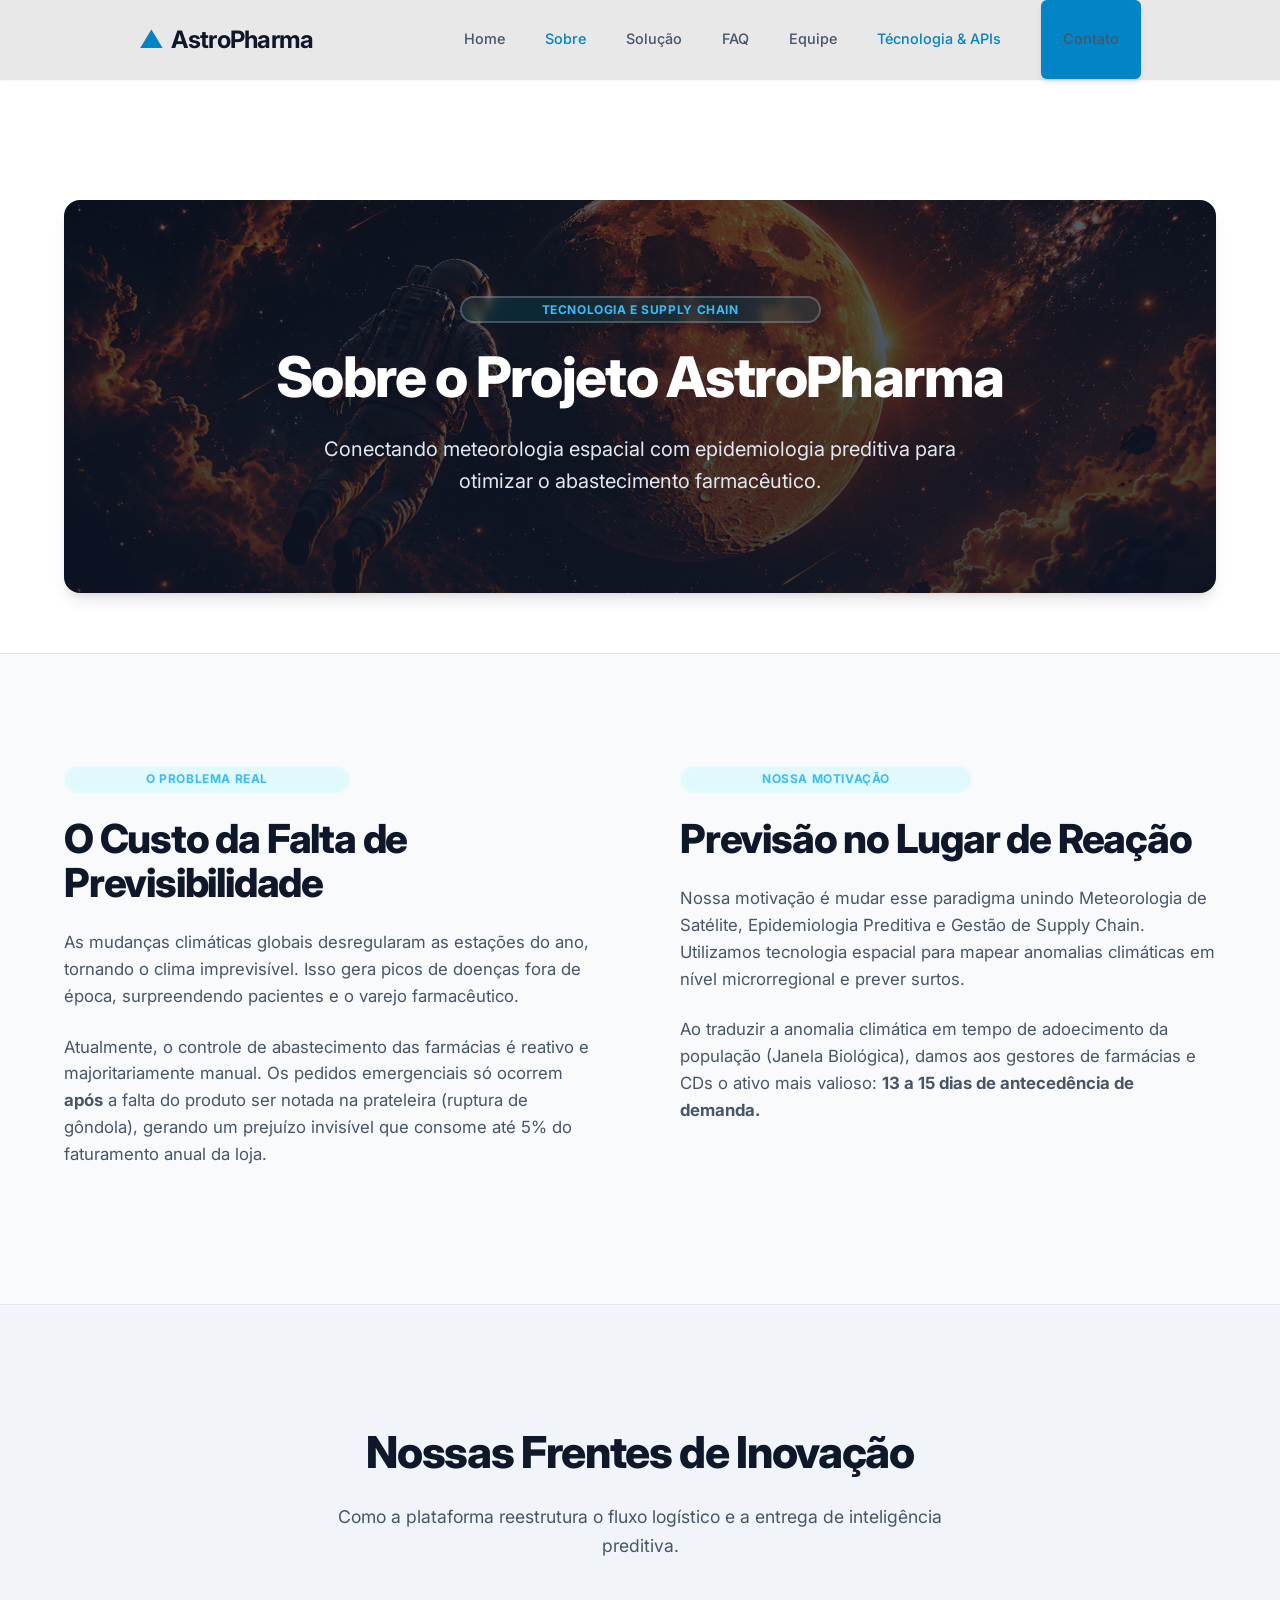
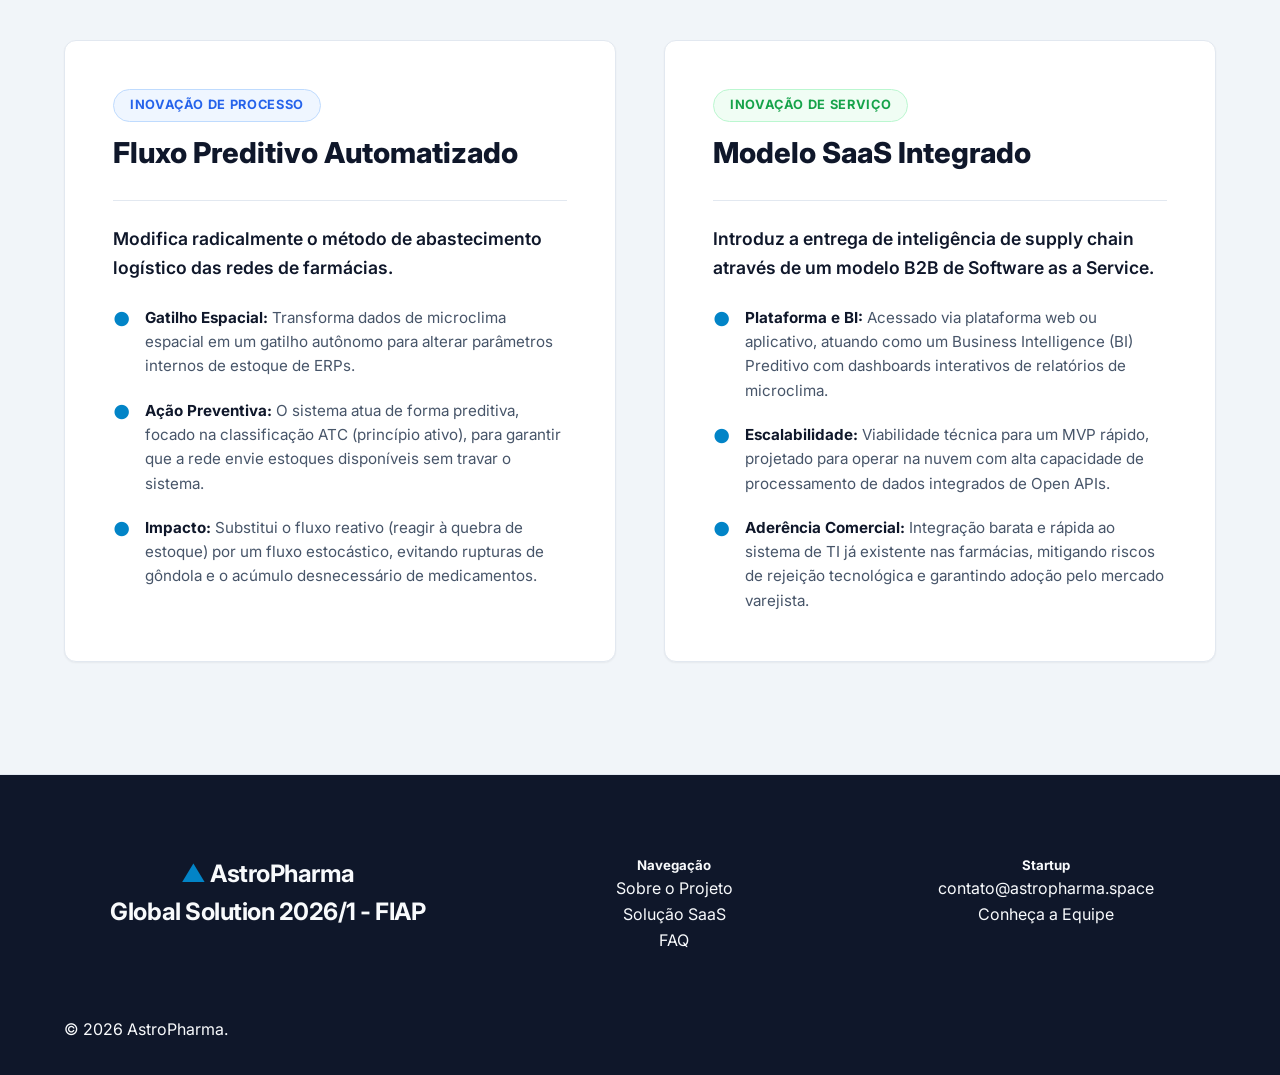
<file: pages/sobre.html>
<!DOCTYPE html>
<html lang="pt-BR">

<head>
    <meta charset="UTF-8">
    <meta name="viewport" content="width=device-width, initial-scale=1.0">
    <title>Sobre o AstroPharma | Nossa Missão e Inovação Logística</title>

    <link rel="stylesheet" href="../css/style.css">

    <link rel="preconnect" href="https://fonts.googleapis.com">
    <link rel="preconnect" href="https://fonts.gstatic.com" crossorigin>
    <link href="https://fonts.googleapis.com/css2?family=Inter:wght@300;400;600;700&display=swap" rel="stylesheet">
</head>

<body>

    <header class="cabecalho">
        <div class="caixa-principal nav-container">
            <a href="../index.html" class="logo">
                <span class="icone-logo">▲</span>
                <span class="texto-logo">AstroPharma</span>
            </a>

            <button class="botao-menu-mobile" id="botao-menu-mobile" aria-label="Abrir Menu">
                <span></span>
                <span></span>
                <span></span>
            </button>

            <nav class="menu-navegacao" id="menu-navegacao">
                <ul>
                    <li><a href="../index.html">Home</a></li>
                    <li><a href="sobre.html" class="ativo">Sobre</a></li>
                    <li><a href="solucao.html">Solução</a></li>
                    <li><a href="faq.html">FAQ</a></li>
                    <li><a href="integrantes.html">Equipe</a></li>
                    <li><a href="solucaoAPIs.html" class="ativo">Técnologia & APIs</a></li>

                    <li><a href="contato.html" class="botao botao-pequeno botao-principal">Contato</a></li>
                </ul>
            </nav>
        </div>
    </header>

    <main>
        <section class="topo-pagina-interna">
            <div class="caixa-principal">

                <div class="texto-topo-sobre">
                    <span class="etiqueta">Tecnologia e Supply Chain</span>

                    <h1>Sobre o Projeto AstroPharma</h1>
                    <p>Conectando meteorologia espacial com epidemiologia preditiva para otimizar o abastecimento
                        farmacêutico.</p>
                </div>

            </div>
        </section>

        <section class="secao secao-clara">
            <div class="caixa-principal grades">
                <div class="bloco-texto">
                    <span class="etiqueta">O Problema Real</span>
                    <h2>O Custo da Falta de Previsibilidade</h2>
                    <p>As mudanças climáticas globais desregularam as estações do ano, tornando o clima imprevisível.
                        Isso gera picos de doenças fora de época, surpreendendo pacientes e o varejo farmacêutico.</p>
                    <p>Atualmente, o controle de abastecimento das farmácias é reativo e majoritariamente manual. Os
                        pedidos emergenciais só ocorrem <strong>após</strong> a falta do produto ser notada na
                        prateleira (ruptura de gôndola), gerando um prejuízo invisível que consome até 5% do faturamento
                        anual da loja.
                    </p>
                </div>
                <div class="bloco-texto">
                    <span class="etiqueta">Nossa Motivação</span>
                    <h2>Previsão no Lugar de Reação</h2>
                    <p>Nossa motivação é mudar esse paradigma unindo Meteorologia de Satélite, Epidemiologia Preditiva e
                        Gestão de Supply Chain. Utilizamos tecnologia espacial para mapear anomalias climáticas
                        em nível microrregional e prever surtos.</p>
                    <p>Ao traduzir a anomalia climática em tempo de adoecimento da população (Janela Biológica), damos
                        aos gestores de farmácias e CDs o ativo mais valioso: <strong>13 a 15 dias de antecedência de
                            demanda.</strong></p>
                </div>
            </div>
        </section>

        <section class="secao secao-escura">
            <div class="caixa-principal">
                <div class="cabecalho-secao">
                    <h2>Nossas Frentes de Inovação</h2>
                    <p>Como a plataforma reestrutura o fluxo logístico e a entrega de inteligência preditiva.
                    </p>
                </div>

                <div class="grade-fluxos">
                    <div class="cartao-fluxo">
                        <div class="cabecalho-fluxo">
                            <span class="etiqueta-modelo b2b">Inovação de Processo</span>
                            <h3>Fluxo Preditivo Automatizado</h3>
                        </div>
                        <p class="resumo-fluxo">Modifica radicalmente o método de abastecimento logístico das redes de
                            farmácias.</p>
                        <ul class="lista-passos-fluxo">
                            <li><strong>Gatilho Espacial:</strong> Transforma dados de microclima espacial em um gatilho
                                autônomo para alterar parâmetros internos de estoque de ERPs.</li>
                            <li><strong>Ação Preventiva:</strong> O sistema atua de forma preditiva, focado na
                                classificação ATC (princípio ativo), para garantir que a rede envie estoques disponíveis
                                sem travar o sistema.</li>
                            <li><strong>Impacto:</strong> Substitui o fluxo reativo (reagir à quebra de estoque) por um
                                fluxo estocástico, evitando rupturas de gôndola e o acúmulo desnecessário de
                                medicamentos.</li>
                        </ul>
                    </div>

                    <div class="cartao-fluxo">
                        <div class="cabecalho-fluxo">
                            <span class="etiqueta-modelo b2g">Inovação de Serviço</span>
                            <h3>Modelo SaaS Integrado</h3>
                        </div>
                        <p class="resumo-fluxo">Introduz a entrega de inteligência de supply chain através de um modelo
                            B2B de Software as a Service.</p>
                        <ul class="lista-passos-fluxo">
                            <li><strong>Plataforma e BI:</strong> Acessado via plataforma web ou aplicativo, atuando
                                como um Business Intelligence (BI) Preditivo com dashboards interativos de relatórios de
                                microclima.</li>
                            <li><strong>Escalabilidade:</strong> Viabilidade técnica para um MVP rápido, projetado para
                                operar na nuvem com alta capacidade de processamento de dados integrados de Open
                                APIs.</li>
                            <li><strong>Aderência Comercial:</strong> Integração barata e rápida ao sistema de TI já
                                existente nas farmácias, mitigando riscos de rejeição tecnológica e garantindo adoção
                                pelo mercado varejista.</li>
                        </ul>
                    </div>
                </div>
            </div>
        </section>


    </main>

    <footer class="rodape">
        <div class="caixa-principal grade-rodape">
            <div class="logo-rodape">
                <span class="icone-logo">▲</span> AstroPharma
                <p>Global Solution 2026/1 - FIAP</p>
            </div>
            <div class="links-rodape">
                <h5>Navegação</h5>
                <ul>
                    <li><a href="sobre.html">Sobre o Projeto</a></li>
                    <li><a href="solucao.html">Solução SaaS</a></li>
                    <li><a href="faq.html">FAQ</a></li>
                </ul>
            </div>
            <div class="contato-rodape">
                <h5>Startup</h5>
                <p>contato@astropharma.space</p>
                <p><a href="integrantes.html">Conheça a Equipe</a></p>
            </div>
        </div>
        <div class="fundo-rodape caixa-principal">
            <p>&copy; 2026 AstroPharma. </p>
        </div>
    </footer>

    <script src="../js/main.js"></script>
</body>
<script>
    window.watsonAssistantChatOptions = {
        integrationID: "de1cdd64-6703-4369-915d-bcf909e94d5d", // The ID of this integration.
        region: "https://integrations.au-syd.assistant.watson.appdomain.cloud", // The region your integration is hosted in.
        serviceInstanceID: "d0784087-3f76-4296-bfe4-04d1bd987635", // The ID of your service instance.
        onLoad: async (instance) => { await instance.render(); }
    };
    setTimeout(function () {
        const t = document.createElement('script');
        t.src = "https://web-chat.global.assistant.watson.appdomain.cloud/versions/" + (window.watsonAssistantChatOptions.clientVersion || 'latest') + "/WatsonAssistantChatEntry.js";
        document.head.appendChild(t);
    });
</script>

</html>
</file>
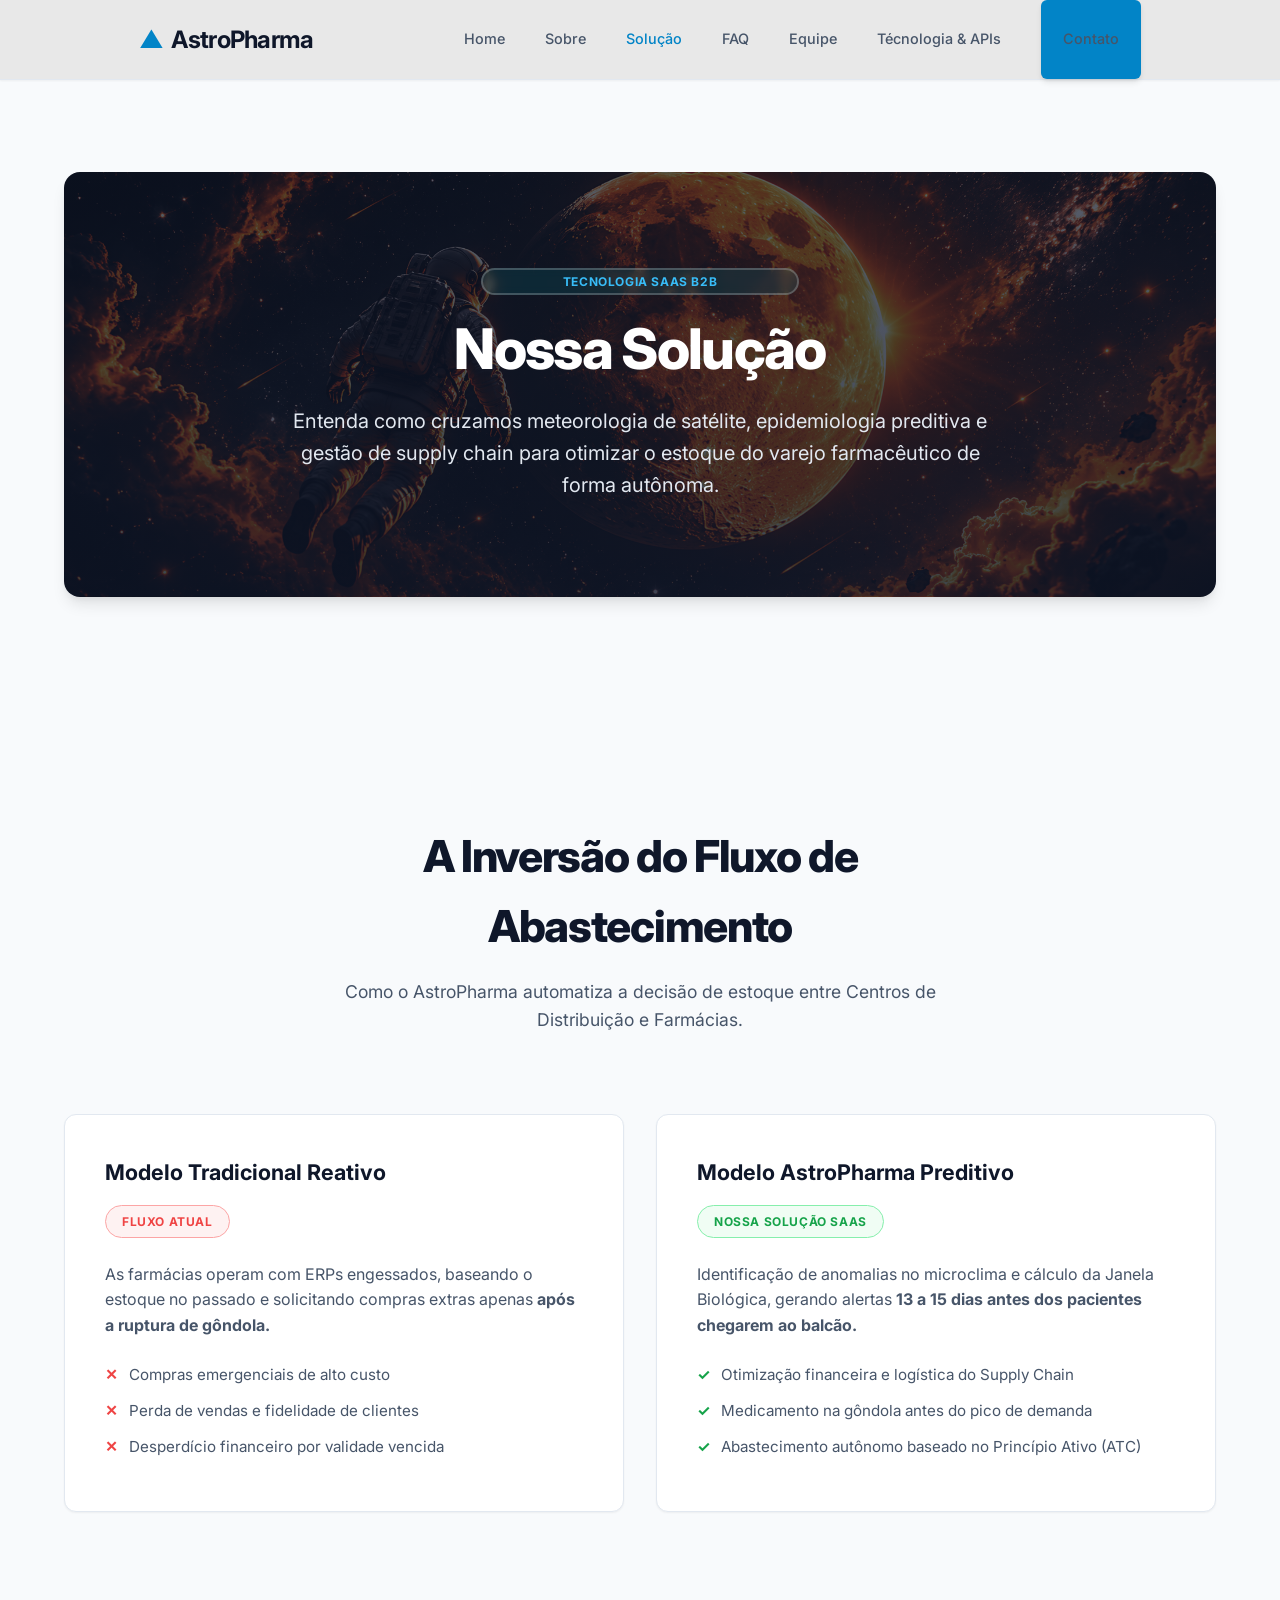
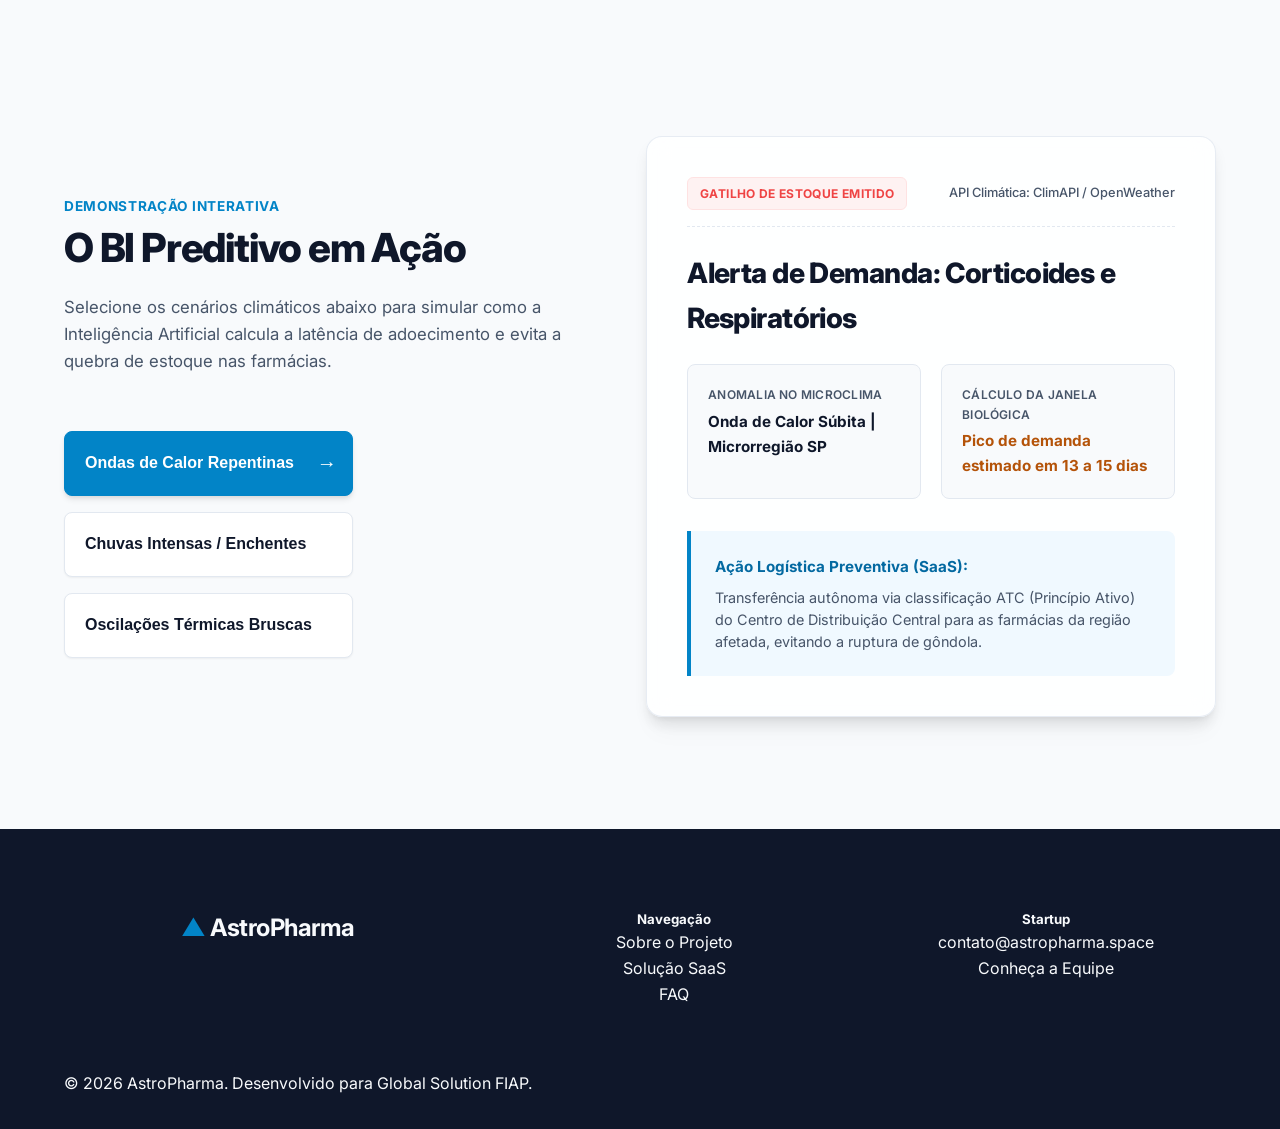
<file: pages/solucao.html>
<!DOCTYPE html>
<html lang="pt-BR">

<head>
    <meta charset="UTF-8">
    <meta name="viewport" content="width=device-width, initial-scale=1.0">
    <title>Solução e Arquitetura | AstroPharma - BI Preditivo e Logística</title>

    <link rel="stylesheet" href="../css/style.css">

    <link rel="preconnect" href="https://fonts.googleapis.com">
    <link rel="preconnect" href="https://fonts.gstatic.com" crossorigin>
    <link href="https://fonts.googleapis.com/css2?family=Inter:wght@300;400;600;700&display=swap" rel="stylesheet">
</head>

<body>

    <header class="cabecalho">
        <div class="caixa-principal nav-container">
            <a href="../index.html" class="logo">
                <span class="icone-logo">▲</span>
                <span class="texto-logo">AstroPharma</span>
            </a>
            <button class="botao-menu-mobile" id="botao-menu-mobile" aria-label="Abrir Menu">
                <span></span><span></span><span></span>
            </button>
            <nav class="menu-navegacao" id="menu-navegacao">
                <ul>
                    <li><a href="../index.html">Home</a></li>
                    <li><a href="sobre.html">Sobre</a></li>
                    <li><a href="solucao.html" class="ativo">Solução</a></li>
                    <li><a href="faq.html">FAQ</a></li>
                    <li><a href="integrantes.html">Equipe</a></li>
                    <li><a href="solucaoAPIs.html"> Técnologia & APIs</a></li>
                    <li><a href="contato.html" class="botao botao-pequeno botao-principal">Contato</a></li>
                </ul>
            </nav>
        </div>
    </header>

    <main>
        <section class="secao">
            <div class="caixa-principal">
                <div class="texto-topo-sobre">
                    <span class="etiqueta">Tecnologia SaaS B2B</span>
                    <h1>Nossa Solução</h1>
                    <p>Entenda como cruzamos meteorologia de satélite, epidemiologia preditiva e gestão de supply chain
                        para otimizar o estoque do varejo farmacêutico de forma autônoma.</p>
                </div>
            </div>
        </section>

        <section id="inovacao" class="secao secao-inovacao">
            <div class="caixa-principal">
                <div class="cabecalho-secao">
                    <h2>A Inversão do Fluxo de Abastecimento</h2>
                    <p>Como o AstroPharma automatiza a decisão de estoque entre Centros de Distribuição e Farmácias.</p>
                </div>

                <div class="grade-comparacao">
                    <div class="cartao-comparacao reativo">
                        <h3>Modelo Tradicional Reativo</h3>
                        <div class="indicador-status ruim">Fluxo Atual</div>
                        <p>As farmácias operam com ERPs engessados, baseando o estoque no passado e solicitando compras
                            extras apenas <strong>após a ruptura de gôndola.</strong></p>
                        <ul class="lista-comparacao">
                            <li>Compras emergenciais de alto custo</li>
                            <li>Perda de vendas e fidelidade de clientes</li>
                            <li>Desperdício financeiro por validade vencida</li>
                        </ul>
                    </div>

                    <div class="cartao-comparacao preditivo">
                        <h3>Modelo AstroPharma Preditivo</h3>
                        <div class="indicador-status bom">Nossa Solução SaaS</div>
                        <p>Identificação de anomalias no microclima e cálculo da Janela Biológica, gerando alertas
                            <strong>13 a 15 dias antes dos pacientes chegarem ao balcão.</strong>
                        </p>
                        <ul class="lista-comparacao">
                            <li>Otimização financeira e logística do Supply Chain</li>
                            <li>Medicamento na gôndola antes do pico de demanda</li>
                            <li>Abastecimento autônomo baseado no Princípio Ativo (ATC)</li>
                        </ul>
                    </div>
                </div>
            </div>
        </section>

        <section class="secao secao-simulador">
            <div class="caixa-principal grade-simulador-layout">
                <div class="bloco-texto">
                    <span class="subtitulo-marca">Demonstração Interativa</span>
                    <h2>O BI Preditivo em Ação</h2>
                    <p>Selecione os cenários climáticos abaixo para simular como a Inteligência Artificial calcula a
                        latência de adoecimento e evita a quebra de estoque nas farmácias.</p>

                    <div class="controles-simulador">
                        <button class="sim-btn active" data-target="dengue">Ondas de Calor Repentinas</button>
                        <button class="sim-btn" data-target="colera">Chuvas Intensas / Enchentes</button>
                        <button class="sim-btn" data-target="respiratorio">Oscilações Térmicas Bruscas</button>
                    </div>
                </div>

                <div class="simulator-display">
                    <div class="display-card glass" id="sim-result">
                        <div class="display-header">
                            <span class="badge badge-alert">Gatilho de Estoque Emitido</span>
                            <span class="satellite-source">API Climática: ClimAPI / OpenWeather</span>
                        </div>
                        <h3 id="display-title">Alerta de Demanda: Corticoides e Respiratórios</h3>
                        <div class="display-grid">
                            <div class="metric-box">
                                <span class="metric-label">Anomalia no Microclima</span>
                                <span class="metric-value" id="display-metric">Onda de Calor Súbita | Microrregião
                                    SP</span>
                            </div>
                            <div class="metric-box">
                                <span class="metric-label">Cálculo da Janela Biológica</span>
                                <span class="metric-value text-warning" id="display-window">Pico de demanda estimado em
                                    13 a 15 dias</span>
                            </div>
                        </div>
                        <div class="action-box">
                            <h4>Ação Logística Preventiva (SaaS):</h4>
                            <p id="display-action">Transferência autônoma via classificação ATC (Princípio Ativo) do
                                Centro de Distribuição Central para as farmácias da região afetada, evitando a ruptura
                                de gôndola.</p>
                        </div>
                    </div>
                </div>
            </div>
        </section>


 

    </main>

    <footer class="rodape">
        <div class="caixa-principal grade-rodape">
            <div class="logo-rodape">
                <span class="icone-logo">▲</span> AstroPharma
            </div>
            <div class="links-rodape">
                <h5>Navegação</h5>
                <ul>
                    <li><a href="sobre.html">Sobre o Projeto</a></li>
                    <li><a href="solucao.html">Solução SaaS</a></li>
                    <li><a href="faq.html">FAQ</a></li>
                </ul>
            </div>
            <div class="contato-rodape">
                <h5>Startup</h5>
                <p>contato@astropharma.space</p>
                <p><a href="integrantes.html">Conheça a Equipe</a></p>
            </div>
        </div>
        <div class="fundo-rodape caixa-principal">
            <p>&copy; 2026 AstroPharma. Desenvolvido para Global Solution FIAP.</p>
        </div>
    </footer>

    <script src="../js/main.js"></script>
</body>
<script>
    window.watsonAssistantChatOptions = {
        integrationID: "de1cdd64-6703-4369-915d-bcf909e94d5d", // The ID of this integration.
        region: "https://integrations.au-syd.assistant.watson.appdomain.cloud", // The region your integration is hosted in.
        serviceInstanceID: "d0784087-3f76-4296-bfe4-04d1bd987635", // The ID of your service instance.
        onLoad: async (instance) => { await instance.render(); }
    };
    setTimeout(function () {
        const t = document.createElement('script');
        t.src = "https://web-chat.global.assistant.watson.appdomain.cloud/versions/" + (window.watsonAssistantChatOptions.clientVersion || 'latest') + "/WatsonAssistantChatEntry.js";
        document.head.appendChild(t);
    });
</script>

</html>
</file>
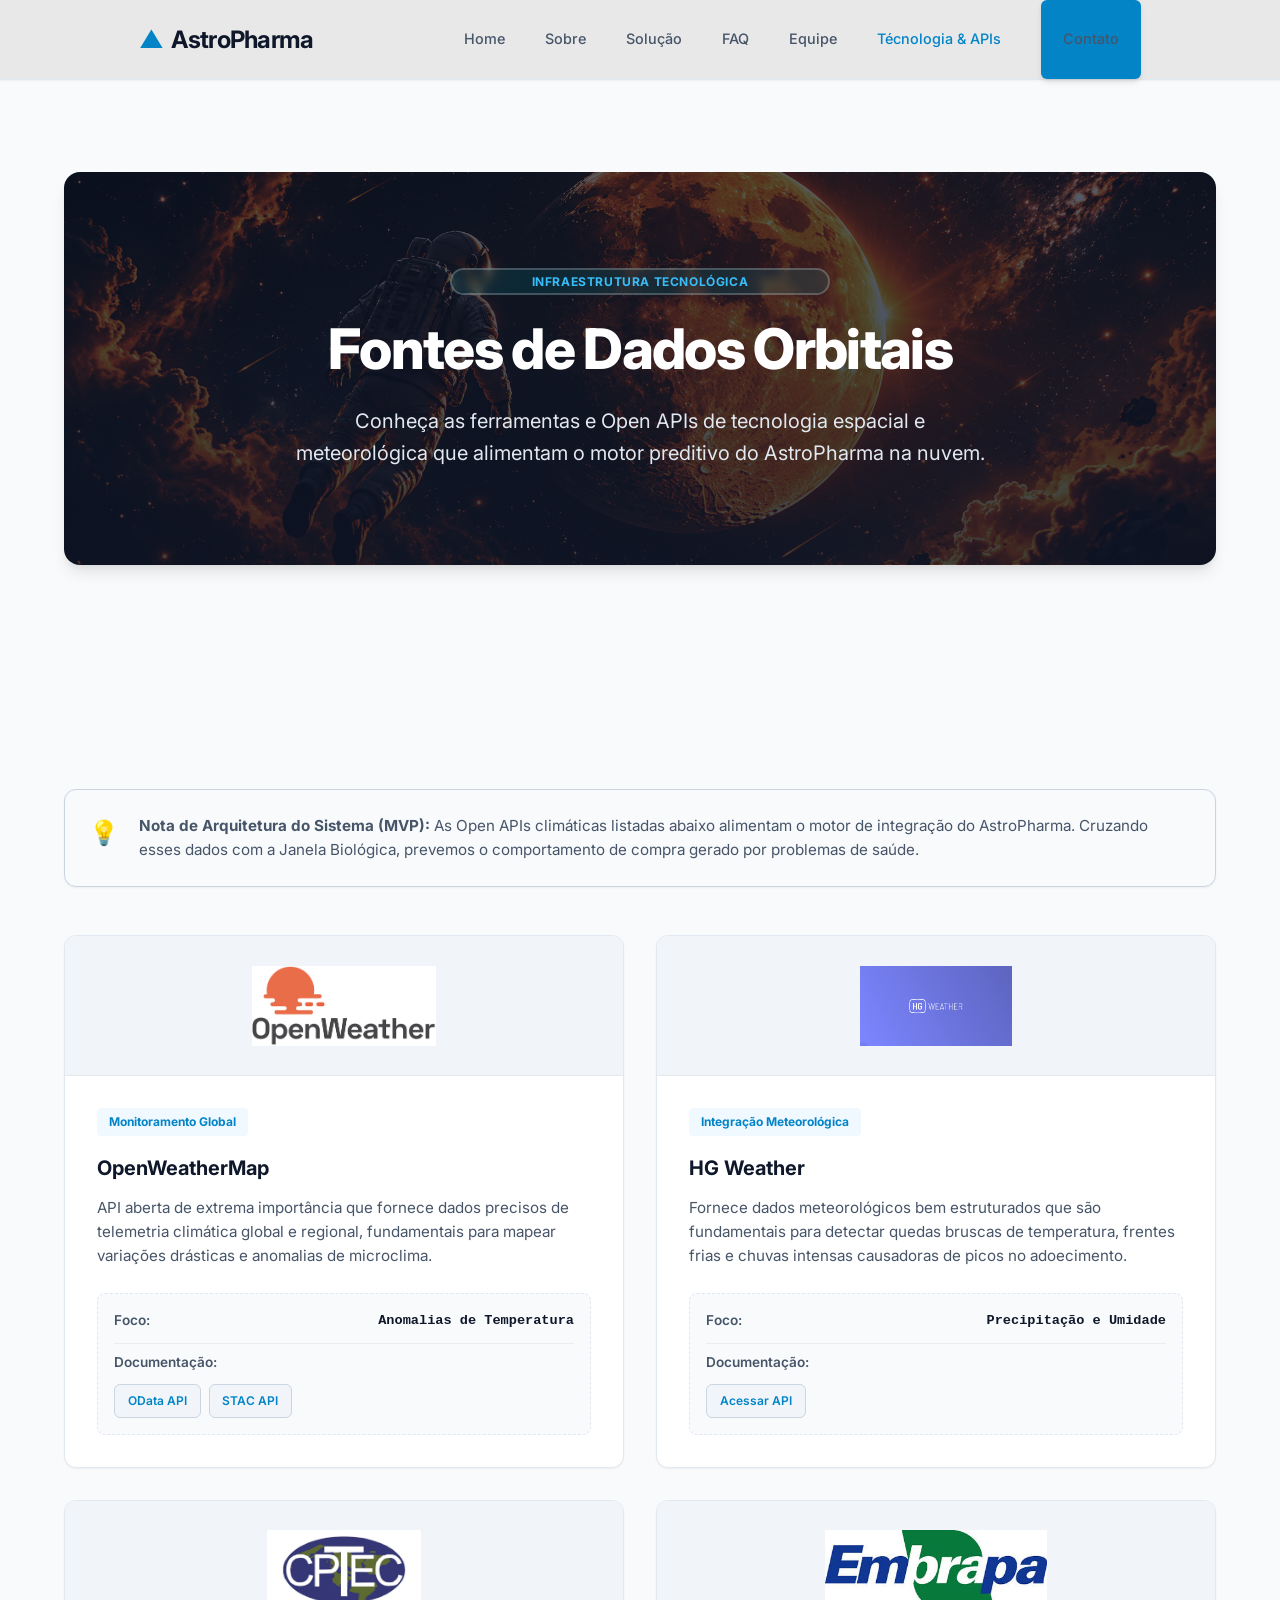
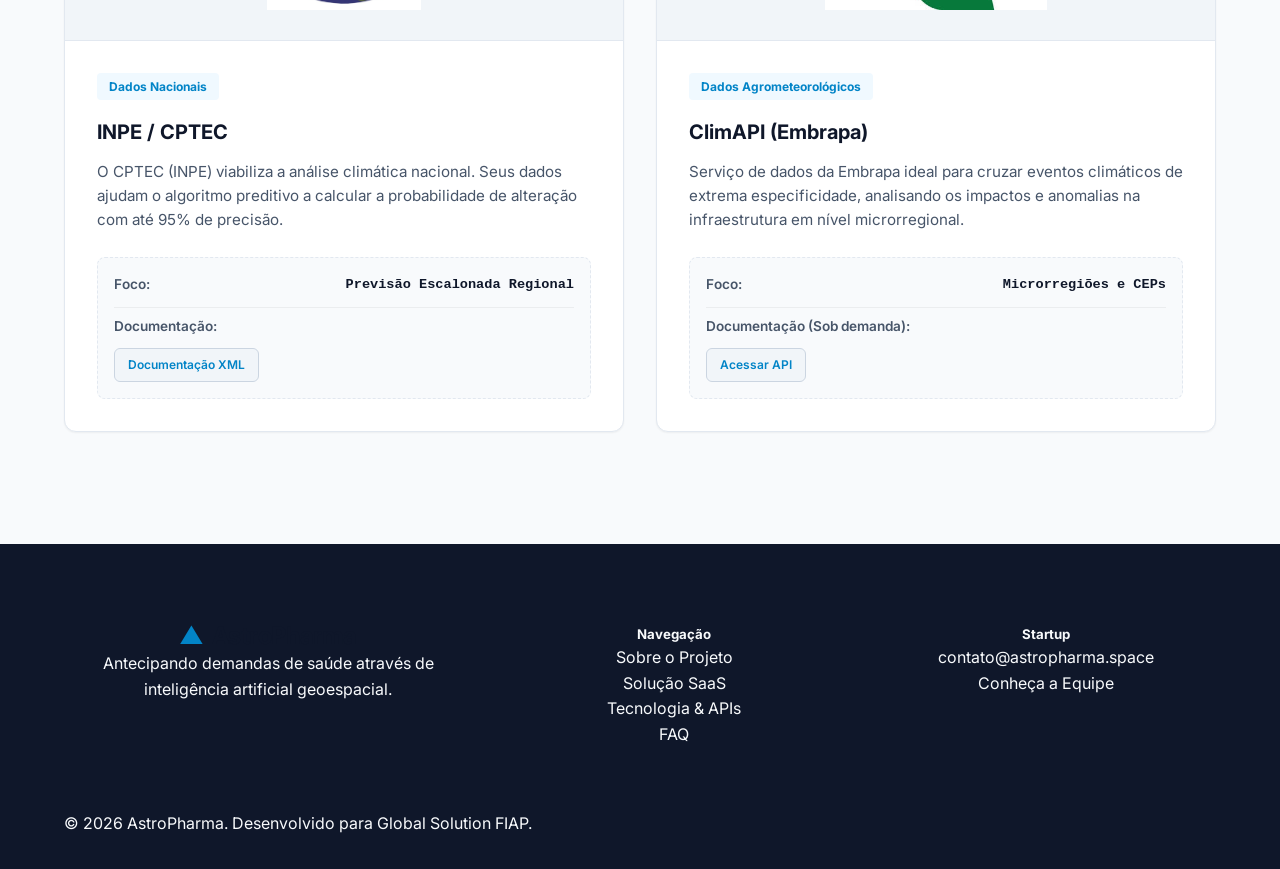
<file: pages/solucaoAPIs.html>
<!DOCTYPE html>
<html lang="pt-BR">

<head>
    <meta charset="UTF-8">
    <meta name="viewport" content="width=device-width, initial-scale=1.0">
    <title>Tecnologia e APIs | AstroPharma - Integração Orbital</title>

    <link rel="stylesheet" href="../css/style.css">

    <link rel="preconnect" href="https://fonts.googleapis.com">
    <link rel="preconnect" href="https://fonts.gstatic.com" crossorigin>
    <link href="https://fonts.googleapis.com/css2?family=Inter:wght@300;400;600;700&display=swap" rel="stylesheet">
</head>

<body>

    <header class="cabecalho">
        <div class="caixa-principal nav-container">
            <a href="../index.html" class="logo">
                <span class="icone-logo">▲</span>
                <span class="texto-logo">AstroPharma</span>
            </a>
            <button class="botao-menu-mobile" id="botao-menu-mobile" aria-label="Abrir Menu">
                <span></span><span></span><span></span>
            </button>
            <nav class="menu-navegacao" id="menu-navegacao">
                <ul>
                    <li><a href="../index.html">Home</a></li>
                    <li><a href="sobre.html">Sobre</a></li>
                    <li><a href="solucao.html">Solução</a></li>
                    <li><a href="faq.html">FAQ</a></li>
                    <li><a href="integrantes.html">Equipe</a></li>
                    <li><a href="solucaoAPIs.html" class="ativo">Técnologia & APIs</a></li>
                    <li><a href="contato.html" class="botao botao-pequeno botao-principal">Contato</a></li>
                </ul>
            </nav>
        </div>
    </header>

    <main>
        <section class="secao">
            <div class="caixa-principal">
                <div class="texto-topo-sobre">
                    <span class="etiqueta">Infraestrutura Tecnológica</span>
                    <h1>Fontes de Dados Orbitais</h1>
                    <p>Conheça as ferramentas e Open APIs de tecnologia espacial e meteorológica que alimentam o motor preditivo do AstroPharma na nuvem.</p>
                </div>
            </div>
        </section>

        <section class="secao secao-apis">
            <div class="caixa-principal">

                <div class="caixa-alerta glass">
                    <div class="icone-alerta">💡</div>
                    <div class="texto-alerta">
                        <strong>Nota de Arquitetura do Sistema (MVP):</strong> As Open APIs climáticas listadas abaixo
                        alimentam o motor de integração do AstroPharma. Cruzando esses dados com a Janela Biológica,
                        prevemos o comportamento de compra gerado por problemas de saúde.
                    </div>
                </div>

                <div class="grade-apis">
                    <div class="cartao-api glass">
                        <div class="imagem-api">
                            <img src="../assets/openWeather.png" alt="Logo OpenWeatherMap">
                        </div>
                        <div class="conteudo-api">
                            <span class="badge-satelite">Monitoramento Global</span>
                            <h3>OpenWeatherMap</h3>
                            <p>API aberta de extrema importância que fornece dados precisos de telemetria climática
                                global e regional, fundamentais para mapear variações drásticas e anomalias de
                                microclima.</p>
                            <div class="detalhes-api">
                                <div class="item-detalhe">
                                    <span class="rotulo-detalhe">Foco:</span>
                                    <span class="valor-detalhe">Anomalias de Temperatura</span>
                                </div>
                                <div class="item-detalhe detalhe-coluna">
                                    <span class="rotulo-detalhe">Documentação:</span>
                                    <div class="grupo-botoes-doc">
                                        <a href="https://documentation.dataspace.copernicus.eu/APIs/OData.html"
                                            target="_blank" class="botao-doc">OData API</a>
                                        <a href="https://documentation.dataspace.copernicus.eu/APIs/STAC.html"
                                            target="_blank" class="botao-doc">STAC API</a>
                                    </div>
                                </div>
                            </div>
                        </div>
                    </div>

                    <div class="cartao-api glass">
                        <div class="imagem-api">
                            <img src="../assets/HGweather.png" alt="Logo HG Weather">
                        </div>
                        <div class="conteudo-api">
                            <span class="badge-satelite">Integração Meteorológica</span>
                            <h3>HG Weather</h3>
                            <p>Fornece dados meteorológicos bem estruturados que são fundamentais para detectar quedas
                                bruscas de temperatura, frentes frias e chuvas intensas causadoras de picos no
                                adoecimento.</p>
                            <div class="detalhes-api">
                                <div class="item-detalhe">
                                    <span class="rotulo-detalhe">Foco:</span>
                                    <span class="valor-detalhe">Precipitação e Umidade</span>
                                </div>
                                <div class="item-detalhe detalhe-coluna">
                                    <span class="rotulo-detalhe">Documentação:</span>
                                    <div class="grupo-botoes-doc">
                                        <a href="https://power.larc.nasa.gov/api/pages/?urls.primaryName=Indicators"
                                            target="_blank" class="botao-doc">Acessar API</a>
                                    </div>
                                </div>
                            </div>
                        </div>
                    </div>

                    <div class="cartao-api glass">
                        <div class="imagem-api">
                            <img src="../assets/CPTEC.png" alt="Logo INPE / CPTEC">
                        </div>
                        <div class="conteudo-api">
                            <span class="badge-satelite">Dados Nacionais</span>
                            <h3>INPE / CPTEC</h3>
                            <p>O CPTEC (INPE) viabiliza a análise climática nacional. Seus dados ajudam o algoritmo
                                preditivo a calcular a probabilidade de alteração com até 95% de precisão.</p>
                            <div class="detalhes-api">
                                <div class="item-detalhe">
                                    <span class="rotulo-detalhe">Foco:</span>
                                    <span class="valor-detalhe">Previsão Escalonada Regional</span>
                                </div>
                                <div class="item-detalhe detalhe-coluna">
                                    <span class="rotulo-detalhe">Documentação:</span>
                                    <div class="grupo-botoes-doc">
                                        <a href="https://servicos.cptec.inpe.br/XML/" target="_blank"
                                            class="botao-doc">Documentação XML</a>
                                    </div>
                                </div>
                            </div>
                        </div>
                    </div>

                    <div class="cartao-api glass">
                        <div class="imagem-api">
                            <img src="../assets/embrapa.png" alt="Logo Embrapa">
                        </div>
                        <div class="conteudo-api">
                            <span class="badge-satelite">Dados Agrometeorológicos</span>
                            <h3>ClimAPI (Embrapa)</h3>
                            <p>Serviço de dados da Embrapa ideal para cruzar eventos climáticos de extrema
                                especificidade, analisando os impactos e anomalias na infraestrutura em nível
                                microrregional.</p>
                            <div class="detalhes-api">
                                <div class="item-detalhe">
                                    <span class="rotulo-detalhe">Foco:</span>
                                    <span class="valor-detalhe">Microrregiões e CEPs</span>
                                </div>
                                <div class="item-detalhe detalhe-coluna">
                                    <span class="rotulo-detalhe">Documentação (Sob demanda):</span>
                                    <div class="grupo-botoes-doc">
                                        <a href="https://www.agroapi.cnptia.embrapa.br/store/apis/info?name=ClimAPI&version=v1&provider=agroapi"
                                            target="_blank" class="botao-doc">Acessar API</a>
                                    </div>
                                </div>
                            </div>
                        </div>
                    </div>
                </div>
            </div>
        </section>
    </main>

    <footer class="rodape">
        <div class="caixa-principal grade-rodape">
            <div class="info-rodape">
                <div class="logo logo-rodape">
                    <span class="icone-logo">▲</span>
                    <span class="texto-logo">AstroPharma</span>
                </div>
                <p>Antecipando demandas de saúde através de inteligência artificial geoespacial.</p>
            </div>
            <div class="links-rodape">
                <h5>Navegação</h5>
                <ul>
                    <li><a href="sobre.html">Sobre o Projeto</a></li>
                    <li><a href="solucao.html">Solução SaaS</a></li>
                    <li><a href="tecnologia.html">Tecnologia & APIs</a></li>
                    <li><a href="faq.html">FAQ</a></li>
                </ul>
            </div>
            <div class="contato-rodape">
                <h5>Startup</h5>
                <p>contato@astropharma.space</p>
                <p><a href="integrantes.html">Conheça a Equipe</a></p>
            </div>
        </div>
        <div class="fundo-rodape caixa-principal">
            <p>&copy; 2026 AstroPharma. Desenvolvido para Global Solution FIAP.</p>
        </div>
    </footer>

    <script src="../js/main.js"></script>
    
    <script>
        window.watsonAssistantChatOptions = {
            integrationID: "de1cdd64-6703-4369-915d-bcf909e94d5d",
            region: "https://integrations.au-syd.assistant.watson.appdomain.cloud",
            serviceInstanceID: "d0784087-3f76-4296-bfe4-04d1bd987635",
            onLoad: async (instance) => { await instance.render(); }
        };
        setTimeout(function () {
            const t = document.createElement('script');
            t.src = "https://web-chat.global.assistant.watson.appdomain.cloud/versions/" + (window.watsonAssistantChatOptions.clientVersion || 'latest') + "/WatsonAssistantChatEntry.js";
            document.head.appendChild(t);
        });
    </script>
</body>

</html>
</file>
<file: css/style.css>
:root {
    --cor-fundo-geral: #f8fafc;
    --cor-fundo-cartao: #ffffff;
    --cor-texto-principal: #0f172a;
    --cor-texto-secundario: #475569;
    --cor-azul-destaque: #0284c7;
    --cor-azul-hover: #0369a1;
    --cor-borda: #e2e8f0;
    
    --sombra-leve: 0 1px 2px 0 rgba(0, 0, 0, 0.05);
    --sombra-media: 0 4px 6px -1px rgba(0, 0, 0, 0.1), 0 2px 4px -1px rgba(0, 0, 0, 0.06);
    --sombra-forte: 0 10px 15px -3px rgba(0, 0, 0, 0.1), 0 4px 6px -2px rgba(0, 0, 0, 0.05);
    
    --fonte-padrao: 'Inter', sans-serif;
    --transicao-padrao: all 0.3s cubic-bezier(0.4, 0, 0.2, 1);
}

* {
    margin: 0;
    padding: 0;
    box-sizing: border-box;
}

html {
    font-family: var(--fonte-padrao);
    color: var(--cor-texto-principal);
    background-color: var(--cor-fundo-geral);
    line-height: 1.6;
    scroll-behavior: smooth;
}

ul { list-style: none; }
a { text-decoration: none; color: inherit; transition: var(--transicao-padrao); }

.caixa-principal {
    width: 100%;
    max-width: 1200px;
    margin: 0 auto;
    padding: 0 1.5rem;
}

.botao {
    display: inline-flex;
    align-items: center;
    justify-content: center;
    padding: 0.875rem 1.75rem;
    border-radius: 6px;
    font-weight: 600;
    cursor: pointer;
    border: 2px solid transparent;
    transition: var(--transicao-padrao);
    line-height: 1;
}

.botao-principal { 
    background-color: var(--cor-azul-destaque); 
    color: #ffffff; 
    box-shadow: var(--sombra-media);
}
.botao-principal:hover { 
    background-color: var(--cor-azul-hover); 
    transform: translateY(-2px);
    box-shadow: var(--sombra-forte);
}

.botao-secundario {
    background-color: transparent;
    color: var(--cor-fundo-cartao);
    border-color: rgba(255, 255, 255, 0.5);
}
.botao-secundario:hover { 
    background-color: rgba(255, 255, 255, 0.1); 
    border-color: #ffffff;
}

.botao-pequeno { 
    padding: 0.6rem 1.25rem; 
    font-size: 0.875rem; 
}

.cabecalho {
    position: fixed;
    top: 0;
    width: 100%;
    height: 80px;
    background-color: rgba(231, 231, 231, 0.95);
    backdrop-filter: blur(12px);
    border-bottom: 1px solid var(--cor-borda);
    z-index: 1000;
    box-shadow: var(--sombra-leve);
}

.nav-container {
    display: flex;
    justify-content: space-around;
    align-items: center; 
    height: 100%;
}

.logo {
    font-size: 1.5rem;
    font-weight: 700;
    display: inline-flex;
    align-items: center; 
    gap: 0.5rem;
    color: var(--cor-texto-principal);
    letter-spacing: -0.03em;
    line-height: 1; 
    height: 100%;
}

.icone-logo { 
    color: var(--cor-azul-destaque); 
    display: inline-block;
    line-height: 1;
}

.menu-navegacao {
    display: flex;
    align-items: center;
    height: 100%;
}

.menu-navegacao ul {
    display: flex;
    align-items: center; 
    gap: 2.5rem;
    height: 100%;
}

.menu-navegacao li {
    display: flex;
    align-items: center;
    height: 100%;
}

.menu-navegacao a {
    font-size: 0.9rem;
    font-weight: 500;
    color: var(--cor-texto-secundario);
    line-height: 1;
    display: inline-flex;
    align-items: center;
    height: 100%;
}

.menu-navegacao a:hover, .menu-navegacao a.ativo { 
    color: var(--cor-azul-destaque); 
}

.botao-menu-mobile {
    display: none;
    background: transparent;
    border: none;
    cursor: pointer;
    flex-direction: column;
    gap: 5px;
}

.botao-menu-mobile span {
    display: block;
    width: 25px;
    height: 3px;
    background-color: var(--cor-texto-principal);
    transition: var(--transicao-padrao);
}

.destaque {
    position: relative;
    min-height: 100vh; 
    display: flex;
    align-items: center;
    background-image: url('../assets/hero_orbita_astropharma.png');
    background-size: cover;
    background-position: center;
    padding-top: 100px; 
    padding-bottom: 120px; 
}

.sobreposicao-destaque {
    position: absolute;
    inset: 0;
    background: linear-gradient(135deg, rgb(59, 59, 59) 0%, rgba(99, 99, 99, 0) 100%);
    z-index: 1;
}

.conteudo-destaque {
    position: relative;
    z-index: 2;
    width: 100%;
}

.bloco-texto-destaque { 
    max-width: 650px; 
    display: flex;
    flex-direction: column;
    align-items: flex-start;
}

.etiqueta {
    display: inline-block;
    padding: 0.35rem 5rem;
    background-color: rgba(0, 238, 255, 0.09);
    color: #38bdf8;
    border: 2px solid rgba(255, 255, 255, 0.212);
    border-radius: 50px;
    font-size: 0.75rem;
    font-weight: 700;
    text-transform: uppercase;
    letter-spacing: 0.05em;
    margin-bottom: 1.5rem;
    backdrop-filter: blur(4px);
    line-height: 1;
}

.destaque h1 {
    font-size: 4rem;
    font-weight: 800;
    line-height: 1.05;
    margin-bottom: 1.5rem;
    color: #ffffffd8;
    letter-spacing: -0.03em;
}

.destaque p {
    font-size: 1.20rem;
    color: #cbd5e1;
    margin-bottom: 2.5rem;
    font-weight: 300;
}

.acoes-destaque { 
    display: flex; 
    gap: 1rem; 
    align-items: center;
}

.secao { 
    padding: 7rem 0; 
}

.cabecalho-secao {
    text-align: center;
    max-width: 650px;
    margin: 0 auto 5rem auto;
    display: flex;
    flex-direction: column;
    align-items: center;
}

.cabecalho-secao h2 { 
    font-size: 2.75rem; 
    font-weight: 800;
    margin-bottom: 1rem; 
    letter-spacing: -0.03em;
}

.cabecalho-secao p { 
    color: var(--cor-texto-secundario); 
    font-size: 1.1rem;
}

.secao-problema { background-color: var(--cor-fundo-cartao); }

.grades {
    display: grid;
    grid-template-columns: 1fr 1fr;
    gap: 5rem;
    align-items: start;
}

.bloco-texto {
    display: flex;
    flex-direction: column;
    align-items: flex-start;
}

.bloco-texto h2 { 
    font-size: 2.5rem; 
    font-weight: 800;
    margin-bottom: 1.5rem; 
    line-height: 1.1; 
    letter-spacing: -0.03em;
}

.bloco-texto p { 
    color: var(--cor-texto-secundario); 
    margin-bottom: 1.5rem; 
    font-size: 1.05rem;
}

.grade-estatisticas {
    display: grid;
    grid-template-columns: 1fr;
    gap: 1.5rem;
    align-items: stretch; 
}

.cartao-estatistica {
    background-color: var(--cor-fundo-geral);
    border: 1px solid var(--cor-borda);
    padding: 2rem;
    border-radius: 12px;
    border-left: 4px solid var(--cor-azul-destaque);
    transition: var(--transicao-padrao);
    display: flex;
    flex-direction: column;
    height: 100%;
}

.cartao-estatistica:hover {
    box-shadow: var(--sombra-media);
    transform: translateX(5px);
}

.cartao-estatistica h3 { 
    color: var(--cor-texto-principal); 
    font-size: 1.25rem; 
    font-weight: 700;
    margin-bottom: 0.5rem; 
}

.cartao-estatistica p { 
    font-size: 0.95rem; 
    color: var(--cor-texto-secundario); 
    flex-grow: 1;
}

.como-funciona { background-color: var(--cor-fundo-geral); }

.grade-passos {
    display: grid;
    grid-template-columns: repeat(3, 1fr);
    gap: 2.5rem;
    align-items: stretch;
}

.cartao-passo {
    background-color: var(--cor-fundo-cartao);
    border: 1px solid var(--cor-borda);
    padding: 3rem 2rem;
    border-radius: 12px;
    position: relative;
    box-shadow: var(--sombra-leve);
    transition: var(--transicao-padrao);
    overflow: hidden;
    display: flex;
    flex-direction: column;
    height: 100%;
}

.cartao-passo:hover { 
    box-shadow: var(--sombra-forte); 
    transform: translateY(-8px); 
    border-color: #bae6fd;
}

.icone-passo {
    position: absolute;
    bottom: -0.8rem;
    right: 0.5rem;
    font-size: 6rem;
    font-weight: 800;
    color: #dcdcdc;
    line-height: 1;
}

.cartao-passo h4, .cartao-passo p {
    position: relative;
    z-index: 1;
}

.cartao-passo h4 { 
    font-size: 1.35rem; 
    font-weight: 700;
    margin-bottom: 1rem; 
    color: var(--cor-texto-principal);
}

.cartao-passo p { 
    color: var(--cor-texto-secundario); 
    font-size: 1rem; 
    flex-grow: 1;
}

.rodape {
    background-color: #0f172a;
    color: #f8fafc;
    padding: 5rem 0 2rem 0;
}

.grade-rodape {
    display: grid;
    grid-template-columns: 1.2fr 1fr 1fr;
    gap: 2rem;
    margin-bottom: 4rem;
    align-items: start; 
    text-align: center;
}

.logo-rodape {
    font-size: 1.5rem;
    font-weight: 700;
    letter-spacing: -0.02em;
}

.seta-descer {
    position: absolute;
    bottom: 40px;
    left: 50%;
    fill: none;
    stroke: currentColor;
    stroke-width: 2;
    stroke-linecap: round;
    stroke-linejoin: round;
    transform: translateX(-50%);
    width: 60px;
    height: 60px;
    display: flex;
    align-items: center;
    justify-content: center;
    border-radius: 50%;
    color: #ffffff; 
    background-color: rgba(255, 255, 255, 0.1); 
    border: 1px solid rgba(255, 255, 255, 0.3); 
    backdrop-filter: blur(8px); 
    box-shadow: 0 0 20px rgba(2, 132, 199, 0.4); 
    transition: var(--transicao-padrao);
    animation: flutuar 2.5s ease-in-out infinite;
    z-index: 10;
}

.seta-descer:hover {
    color: #ffffff;
    background-color: var(--cor-azul-destaque);
    border-color: var(--cor-azul-destaque);
    box-shadow: 0 0 30px rgba(2, 132, 199, 0.8);
    transform: translateX(-50%) scale(1.1); 
}

@keyframes flutuar {
    0% { transform: translateX(-50%) translateY(0); }
    50% { transform: translateX(-50%) translateY(12px); }
    100% { transform: translateX(-50%) translateY(0); }
}

/* ==========================================================================
   ESTILOS PÁGINA SOBRE
========================================================================== */

.topo-pagina-interna {
    padding: 140px 0 60px 0;
    background-color: var(--cor-fundo-cartao);
    border-bottom: 1px solid var(--cor-borda);
}

.texto-topo-sobre {
    display: flex;
    flex-direction: column;
    align-items: center; 
    text-align: center;
    padding: 6rem 2rem;
    border-radius: 16px;
    background-image: linear-gradient(rgba(15, 23, 42, 0.7), rgba(15, 23, 42, 0.8)), url('../assets/astronauta.png');
    background-size: cover;
    background-position: center;
    background-repeat: no-repeat;
    box-shadow: var(--sombra-forte);
    margin-top: 60px; 
}

.texto-topo-sobre h1 {
    font-size: 3.5rem;
    font-weight: 800;
    color: #ffffff; 
    margin-bottom: 1.5rem;
    letter-spacing: -0.03em;
    line-height: 1.1;
}

.texto-topo-sobre p {
    font-size: 1.25rem;
    color: #e2e8f0; 
    font-weight: 400;
    max-width: 700px; 
}

.subtitulo-marca {
    display: inline-block;
    color: var(--cor-azul-destaque);
    font-weight: 700;
    text-transform: uppercase;
    font-size: 0.85rem;
    letter-spacing: 0.05em;
    margin-bottom: 0.5rem;
}

.secao-clara { background-color: var(--cor-fundo-geral); }
.secao-escura { background-color: #f1f5f9; border-top: 1px solid var(--cor-borda); border-bottom: 1px solid var(--cor-borda); }

.grade-fluxos {
    display: grid;
    grid-template-columns: 1fr 1fr;
    gap: 3rem;
    align-items: stretch;
}

.cartao-fluxo {
    background-color: var(--cor-fundo-cartao);
    border: 1px solid var(--cor-borda);
    border-radius: 12px;
    padding: 3rem;
    box-shadow: var(--sombra-leve);
    display: flex;
    flex-direction: column;
}

.cabecalho-fluxo {
    margin-bottom: 1.5rem;
    padding-bottom: 1.5rem;
    border-bottom: 1px solid var(--cor-borda);
}

.cabecalho-fluxo h3 {
    font-size: 1.8rem;
    font-weight: 800;
    color: var(--cor-texto-principal);
    margin-top: 0.5rem;
}

.etiqueta-modelo {
    display: inline-block;
    padding: 0.35rem 1rem;
    border-radius: 50px;
    font-size: 0.8rem;
    font-weight: 700;
    text-transform: uppercase;
    letter-spacing: 0.05em;
}

.b2b { background-color: #eff6ff; color: #2563eb; border: 1px solid #bfdbfe; }
.b2g { background-color: #f0fdf4; color: #16a34a; border: 1px solid #bbf7d0; }

.resumo-fluxo {
    font-size: 1.1rem;
    font-weight: 600;
    color: var(--cor-texto-principal);
    margin-bottom: 1.5rem;
}

.lista-passos-fluxo {
    list-style: none;
    display: flex;
    flex-direction: column;
    gap: 1.25rem;
    flex-grow: 1;
}

.lista-passos-fluxo li {
    position: relative;
    padding-left: 2rem;
    color: var(--cor-texto-secundario);
    font-size: 0.95rem;
}

.lista-passos-fluxo li::before {
    content: "●";
    position: absolute;
    left: 0;
    top: 0;
    color: var(--cor-azul-destaque);
    font-size: 1.2rem;
    line-height: 1.4;
}

.lista-passos-fluxo li strong {
    color: var(--cor-texto-principal);
}

/* ==========================================================================
   ESTILOS PÁGINA SOLUÇÃO (APIS, SIMULADOR E COMPARAÇÃO)
========================================================================== */

.grade-comparacao {
    display: grid;
    grid-template-columns: 1fr 1fr;
    gap: 2rem;
}

.cartao-comparacao {
    background-color: var(--cor-fundo-cartao);
    border: 1px solid var(--cor-borda);
    padding: 2.5rem;
    border-radius: 12px;
    box-shadow: var(--sombra-leve);
}

.cartao-comparacao h3 {
    font-size: 1.35rem;
    margin-bottom: 1rem;
    color: var(--cor-texto-principal);
}

.indicador-status {
    display: inline-block;
    padding: 0.35rem 1rem;
    border-radius: 50px;
    font-size: 0.75rem;
    font-weight: 700;
    text-transform: uppercase;
    letter-spacing: 0.05em;
    margin-bottom: 1.5rem;
}

.indicador-status.ruim { background-color: #fef2f2; color: #ef4444; border: 1px solid #fca5a5; }
.indicador-status.bom { background-color: #f0fdf4; color: #16a34a; border: 1px solid #86efac; }

.cartao-comparacao p {
    color: var(--cor-texto-secundario);
    margin-bottom: 1.5rem;
}

.lista-comparacao { list-style: none; }

.lista-comparacao li {
    position: relative;
    padding-left: 1.5rem;
    margin-bottom: 0.75rem;
    color: var(--cor-texto-secundario);
    font-size: 0.95rem;
}

.cartao-comparacao.reativo .lista-comparacao li::before {
    content: "✕";
    position: absolute;
    left: 0;
    color: #ef4444;
    font-weight: bold;
}

.cartao-comparacao.preditivo .lista-comparacao li::before {
    content: "✓";
    position: absolute;
    left: 0;
    color: #16a34a;
    font-weight: bold;
}

.caixa-alerta {
    display: flex;
    align-items: flex-start;
    gap: 1.25rem;
    background-color: #f8fafc;
    border: 1px solid #cbd5e1;
    padding: 1.5rem;
    border-radius: 12px;
    margin-bottom: 3rem;
    box-shadow: var(--sombra-leve);
}

.icone-alerta { font-size: 1.5rem; }

.texto-alerta {
    font-size: 0.95rem;
    color: var(--cor-texto-secundario);
    line-height: 1.6;
}

.grade-apis {
    display: grid;
    grid-template-columns: repeat(2, 1fr);
    gap: 2rem;
}

.cartao-api {
    background-color: var(--cor-fundo-cartao);
    border: 1px solid var(--cor-borda);
    border-radius: 12px;
    overflow: hidden;
    display: flex;
    flex-direction: column;
    box-shadow: var(--sombra-leve);
    transition: var(--transicao-padrao);
}

.cartao-api:hover {
    box-shadow: var(--sombra-forte);
    transform: translateY(-5px);
}

.imagem-api {
    height: 140px;
    background-color: #f1f5f9;
    display: flex;
    align-items: center;
    justify-content: center;
    border-bottom: 1px solid var(--cor-borda);
    padding: 1rem;
}

.imagem-api img {
    max-height: 80px;
    max-width: 100%;
    object-fit: contain;
}

.conteudo-api {
    padding: 2rem;
    flex-grow: 1;
    display: flex;
    flex-direction: column;
}

.badge-satelite {
    align-self: flex-start;
    background-color: #f0f9ff;
    color: var(--cor-azul-destaque);
    padding: 0.25rem 0.75rem;
    border-radius: 4px;
    font-size: 0.75rem;
    font-weight: 700;
    margin-bottom: 1rem;
}

.conteudo-api h3 {
    font-size: 1.25rem;
    margin-bottom: 0.75rem;
    color: var(--cor-texto-principal);
}

.conteudo-api p {
    font-size: 0.95rem;
    color: var(--cor-texto-secundario);
    margin-bottom: 1.5rem;
    flex-grow: 1;
}

.detalhes-api {
    background-color: var(--cor-fundo-geral);
    padding: 1rem;
    border-radius: 8px;
    border: 1px dashed var(--cor-borda);
}

.item-detalhe {
    display: flex;
    justify-content: space-between;
    align-items: flex-start; 
    gap: 1rem; 
    font-size: 0.85rem;
    margin-bottom: 0.75rem;
}

.item-detalhe:last-child { margin-bottom: 0; }

.rotulo-detalhe {
    font-weight: 600;
    color: var(--cor-texto-secundario);
    white-space: nowrap; 
}

.valor-detalhe {
    font-family: monospace;
    color: var(--cor-texto-principal);
    font-weight: 700;
    text-align: right;
    word-break: break-word; 
}

.item-detalhe.detalhe-coluna {
    flex-direction: column;
    align-items: flex-start;
    gap: 0.6rem;
    margin-top: 0.5rem;
    padding-top: 0.5rem;
    border-top: 1px solid rgba(0, 0, 0, 0.05);
}

.grupo-botoes-doc {
    display: flex;
    flex-wrap: wrap;
    gap: 0.5rem;
    width: 100%;
}

.botao-doc {
    display: inline-flex;
    align-items: center;
    justify-content: center;
    background-color: #f1f5f9;
    color: var(--cor-azul-destaque);
    border: 1px solid #cbd5e1;
    padding: 0.4rem 0.8rem;
    border-radius: 6px;
    font-size: 0.75rem;
    font-weight: 600;
    transition: var(--transicao-padrao);
}

.botao-doc:hover {
    background-color: var(--cor-azul-destaque);
    color: #ffffff;
    border-color: var(--cor-azul-destaque);
    transform: translateY(-2px);
    box-shadow: var(--sombra-leve);
}

.grade-simulador-layout {
    display: grid;
    grid-template-columns: 1fr 1.1fr;
    gap: 4rem;
    align-items: center;
}

.controles-simulador {
    display: flex;
    flex-direction: column;
    gap: 1rem;
    margin-top: 2rem;
}

.sim-btn {
    background-color: var(--cor-fundo-cartao);
    border: 1px solid var(--cor-borda);
    padding: 1.25rem;
    border-radius: 8px;
    color: var(--cor-texto-principal);
    font-size: 1rem;
    font-weight: 600;
    cursor: pointer;
    text-align: left;
    transition: var(--transicao-padrao);
    display: flex;
    justify-content: space-between;
    align-items: center;
    box-shadow: var(--sombra-leve);
}

.sim-btn::after {
    content: '→';
    opacity: 0;
    transition: var(--transicao-padrao);
    font-size: 1.25rem;
}

.sim-btn:hover {
    border-color: var(--cor-azul-destaque);
    background-color: #f0f9ff;
    transform: translateX(5px);
}

.sim-btn.active {
    background-color: var(--cor-azul-destaque);
    color: #ffffff;
    border-color: var(--cor-azul-destaque);
    box-shadow: var(--sombra-media);
}

.sim-btn.active::after {
    opacity: 1;
    transform: translateX(5px);
}

.simulator-display { width: 100%; }

.display-card.glass {
    background-color: rgba(255, 255, 255, 0.85);
    border: 1px solid rgba(226, 232, 240, 0.8);
    backdrop-filter: blur(12px);
    -webkit-backdrop-filter: blur(12px);
    border-radius: 16px;
    padding: 2.5rem;
    box-shadow: var(--sombra-forte), 0 20px 25px -5px rgba(0, 0, 0, 0.03);
    transition: all 0.2s cubic-bezier(0.4, 0, 0.2, 1);
}

.display-header {
    display: flex;
    justify-content: space-between;
    align-items: center;
    margin-bottom: 1.5rem;
    border-bottom: 1px dashed var(--cor-borda);
    padding-bottom: 1rem;
}

.badge-alert {
    background-color: #fef2f2;
    color: #ef4444;
    border: 1px solid #fee2e2;
    padding: 0.35rem 0.75rem;
    border-radius: 6px;
    font-size: 0.75rem;
    font-weight: 700;
    text-transform: uppercase;
    letter-spacing: 0.03em;
}

.satellite-source {
    font-size: 0.8rem;
    color: var(--cor-texto-secundario);
    font-weight: 500;
}

#display-title {
    font-size: 1.75rem;
    font-weight: 800;
    color: var(--cor-texto-principal);
    margin-bottom: 1.5rem;
    letter-spacing: -0.02em;
}

.display-grid {
    display: grid;
    grid-template-columns: 1fr 1fr;
    gap: 1.25rem;
    margin-bottom: 2rem;
}

.metric-box {
    background-color: var(--cor-fundo-geral);
    border: 1px solid var(--cor-borda);
    padding: 1.25rem;
    border-radius: 8px;
    display: flex;
    flex-direction: column;
    gap: 0.35rem;
}

.metric-label {
    font-size: 0.75rem;
    color: var(--cor-texto-secundario);
    text-transform: uppercase;
    font-weight: 600;
    letter-spacing: 0.02em;
}

.metric-value {
    font-size: 0.95rem;
    font-weight: 700;
    color: var(--cor-texto-principal);
}

.metric-value.text-warning { color: #b45309; }

.action-box {
    background-color: #f0f9ff;
    border-left: 4px solid var(--cor-azul-destaque);
    padding: 1.5rem;
    border-radius: 0 8px 8px 0;
}

.action-box h4 {
    font-size: 0.95rem;
    color: var(--cor-azul-hover);
    margin-bottom: 0.5rem;
    font-weight: 700;
}

.action-box p {
    font-size: 0.9rem;
    color: var(--cor-texto-secundario);
    line-height: 1.5;
}

/* ==========================================================================
   ESTILOS NOVOS: PÁGINA DE INTEGRANTES
========================================================================== */

.cartao-perfil {
    display: flex;
    flex-direction: row;
    gap: 3rem;
    background-color: var(--cor-fundo-cartao);
    border: 1px solid var(--cor-borda);
    border-radius: 16px;
    padding: 3rem;
    box-shadow: var(--sombra-media);
}

.lateral-perfil {
    flex: 0 0 300px;
    display: flex;
    flex-direction: column;
    align-items: center;
    text-align: center;
    border-right: 1px dashed var(--cor-borda);
    padding-right: 3rem;
}

.container-imagem-perfil {
    width: 200px;
    height: 200px;
    border-radius: 50%;
    padding: 6px;
    background: linear-gradient(135deg, var(--cor-azul-destaque), #bae6fd);
    margin-bottom: 1.5rem;
    box-shadow: var(--sombra-leve);
}

.imagem-perfil {
    width: 100%;
    height: 100%;
    border-radius: 50%;
    object-fit: cover;
    border: 4px solid var(--cor-fundo-cartao);
}

.info-academica {
    display: flex;
    gap: 0.5rem;
    margin-bottom: 2rem;
    flex-wrap: wrap;
    justify-content: center;
}

.tag-estudante {
    background-color: var(--cor-fundo-geral);
    color: var(--cor-texto-secundario);
    border: 1px solid var(--cor-borda);
    padding: 0.35rem 0.75rem;
    border-radius: 50px;
    font-size: 0.8rem;
    font-weight: 600;
}

.redes-sociais-perfil {
    display: flex;
    flex-direction: column;
    gap: 0.75rem;
    width: 100%;
}

.botao-rede {
    display: inline-block;
    padding: 0.75rem 1rem;
    border-radius: 8px;
    font-size: 0.9rem;
    font-weight: 600;
    transition: var(--transicao-padrao);
    text-align: center;
    width: 100%;
}

.botao-rede.linkedin {
    background-color: #f0f9ff;
    color: #0284c7;
    border: 1px solid #bae6fd;
}

.botao-rede.linkedin:hover {
    background-color: #0284c7;
    color: #ffffff;
}

.botao-rede.github {
    background-color: #f1f5f9;
    color: #334155;
    border: 1px solid #cbd5e1;
}

.botao-rede.github:hover {
    background-color: #334155;
    color: #ffffff;
}

.conteudo-perfil {
    flex: 1;
    display: flex;
    flex-direction: column;
}

.badge-cargo {
    align-self: flex-start;
    background-color: #1e293b;
    color: #f8fafc;
    padding: 0.4rem 1rem;
    border-radius: 6px;
    font-size: 0.8rem;
    font-weight: 700;
    text-transform: uppercase;
    letter-spacing: 0.05em;
    margin-bottom: 1rem;
}

.conteudo-perfil h2 {
    font-size: 2.25rem;
    color: var(--cor-texto-principal);
    margin-bottom: 1rem;
    letter-spacing: -0.03em;
}

.badge-experiencia {
    display: inline-flex;
    align-items: center;
    gap: 0.75rem;
    background-color: #f0fdf4;
    border: 1px solid #bbf7d0;
    color: #166534;
    padding: 0.75rem 1.25rem;
    border-radius: 8px;
    margin-bottom: 1.5rem;
    align-self: flex-start;
}

.icone-exp { font-size: 1.25rem; }

.texto-bio {
    font-size: 1.05rem;
    color: var(--cor-texto-secundario);
    line-height: 1.7;
    margin-bottom: 3rem;
}

.container-formacoes h3 {
    font-size: 1.25rem;
    color: var(--cor-texto-principal);
    margin-bottom: 1.5rem;
    border-bottom: 1px solid var(--cor-borda);
    padding-bottom: 0.75rem;
}

.grade-formacoes {
    display: grid;
    grid-template-columns: repeat(auto-fill, minmax(300px, 1fr));
    gap: 1.5rem;
}

.item-formacao {
    display: flex;
    align-items: flex-start;
    gap: 1rem;
    background-color: var(--cor-fundo-geral);
    padding: 1.5rem;
    border-radius: 12px;
    border: 1px solid var(--cor-borda);
    transition: var(--transicao-padrao);
}

.item-formacao:hover {
    background-color: #ffffff;
    box-shadow: var(--sombra-leve);
    border-color: var(--cor-azul-destaque);
}

.item-formacao.destaque-tech { border-left: 4px solid var(--cor-azul-destaque); }
.item-formacao.destaque-saude { border-left: 4px solid #10b981; }

.icone-formacao {
    font-size: 2rem;
    line-height: 1;
}

.texto-formacao h4 {
    font-size: 1rem;
    color: var(--cor-texto-principal);
    margin-bottom: 0.25rem;
    line-height: 1.3;
}

.instituicao {
    font-size: 0.8rem;
    color: var(--cor-azul-destaque);
    font-weight: 600;
    margin-bottom: 0.5rem;
}

.detalhe-formacao {
    font-size: 0.85rem;
    color: var(--cor-texto-secundario);
    line-height: 1.4;
}

/* ==========================================================================
   MEDIA QUERIES GERAIS (RESPONSIVIDADE)
========================================================================== */

@media (max-width: 992px) {
    .destaque h1 { font-size: 3rem; }
    .grades { grid-template-columns: 1fr; gap: 4rem; }
    .grade-passos { grid-template-columns: repeat(2, 1fr); }
    
    .texto-topo-sobre { padding: 4rem 1.5rem; }
    .texto-topo-sobre h1 { font-size: 2.5rem; }
    .grade-fluxos { grid-template-columns: 1fr; gap: 2rem; }
    .cartao-fluxo { padding: 2rem; }

    .grade-apis, .grade-comparacao, .grade-simulador-layout { grid-template-columns: 1fr; gap: 2.5rem; }
    .item-detalhe { flex-direction: column; align-items: flex-start; gap: 0.25rem; }
    .valor-detalhe { text-align: left; }

    .cartao-perfil { flex-direction: column; padding: 2rem; gap: 2rem; }
    .lateral-perfil {
        flex: auto;
        border-right: none;
        border-bottom: 1px dashed var(--cor-borda);
        padding-right: 0;
        padding-bottom: 2rem;
    }
    .redes-sociais-perfil { flex-direction: row; justify-content: center; }
}

@media (max-width: 768px) {
    .botao-menu-mobile { display: flex; align-items: center; }
    
    .menu-navegacao {
        position: absolute;
        top: 80px;
        left: -100%;
        width: 100%;
        background-color: var(--cor-fundo-cartao);
        border-bottom: 1px solid var(--cor-borda);
        box-shadow: var(--sombra-media);
        transition: var(--transicao-padrao);
        height: auto;
    }

    .menu-navegacao.ativo { left: 0; }
    
    .menu-navegacao ul {
        flex-direction: column;
        padding: 2rem 0;
        gap: 1.5rem;
        height: auto;
    }
    
    .menu-navegacao li { width: 100%; justify-content: center; }
    .menu-navegacao a { height: auto; padding: 0.5rem 0; }

    .destaque h1 { font-size: 2.5rem; }
    .acoes-destaque { flex-direction: column; align-items: stretch; }
    .grade-passos { grid-template-columns: 1fr; }
    .grade-rodape { grid-template-columns: 1fr; gap: 2.5rem; }
}

@media (max-width: 576px) {
    .display-grid { grid-template-columns: 1fr; }
    .display-header { flex-direction: column; align-items: flex-start; gap: 0.75rem; }
    .display-card.glass { padding: 1.5rem; }
    .redes-sociais-perfil { flex-direction: column; }
    .grade-formacoes { grid-template-columns: 1fr; }
}
</file>
<file: css/contato.css>
.grade-contato {
    display: grid;
    grid-template-columns: 1fr 1.2fr;
    gap: 5rem;
    align-items: start;
}

.informacoes-contato {
    display: flex;
    flex-direction: column;
}

.lista-infos {
    display: flex;
    flex-direction: column;
    gap: 2rem;
    margin-top: 2rem;
}

.item-info {
    display: flex;
    align-items: flex-start;
    gap: 1.25rem;
}

.icone-info {
    font-size: 2rem;
    line-height: 1;
}

.item-info h4 {
    font-size: 1.1rem;
    color: var(--cor-texto-principal);
    margin-bottom: 0.25rem;
}

.item-info p {
    font-size: 0.95rem;
    color: var(--cor-texto-secundario);
    line-height: 1.5;
}

.area-formulario {
    background-color: rgba(255, 255, 255, 0.85);
    border: 1px solid rgba(226, 232, 240, 0.8);
    backdrop-filter: blur(12px);
    -webkit-backdrop-filter: blur(12px);
    border-radius: 16px;
    padding: 3rem;
    box-shadow: var(--sombra-forte);
}

.formulario {
    display: flex;
    flex-direction: column;
    gap: 1.5rem;
}

.grupo-input {
    display: flex;
    flex-direction: column;
    gap: 0.5rem;
}

.grupo-input label {
    font-size: 0.9rem;
    font-weight: 600;
    color: var(--cor-texto-principal);
}

.grupo-input input,
.grupo-input textarea {
    width: 100%;
    padding: 1rem;
    border: 1px solid var(--cor-borda);
    border-radius: 8px;
    background-color: var(--cor-fundo-geral);
    color: var(--cor-texto-principal);
    font-family: var(--fonte-padrao);
    font-size: 0.95rem;
    transition: var(--transicao-padrao);
}

.grupo-input input:focus,
.grupo-input textarea:focus {
    outline: none;
    border-color: var(--cor-azul-destaque);
    box-shadow: 0 0 0 3px rgba(2, 132, 199, 0.15);
    background-color: #ffffff;
}

.botao-form {
    width: 100%;
    margin-top: 1rem;
    padding: 1rem;
    font-size: 1.05rem;
}

.alerta-sucesso {
    display: none; 
    align-items: center;
    gap: 0.75rem;
    background-color: #f0fdf4;
    border: 1px solid #bbf7d0;
    color: #16a34a;
    padding: 1rem;
    border-radius: 8px;
    margin-top: 1rem;
    font-weight: 600;
    font-size: 0.95rem;
}

.icone-sucesso {
    background-color: #16a34a;
    color: white;
    width: 24px;
    height: 24px;
    display: flex;
    align-items: center;
    justify-content: center;
    border-radius: 50%;
    font-size: 0.8rem;
}

@media (max-width: 992px) {
    .grade-contato {
        grid-template-columns: 1fr;
        gap: 3rem;
    }
    
    .area-formulario {
        padding: 2rem;
    }
}
</file>
<file: css/faq.css>
.grade-faq-layout {
    display: grid;
    grid-template-columns: 1fr 2fr;
    gap: 4rem;
    align-items: start;
}

.titulo-categoria-faq {
    font-size: 1.15rem;
    color: var(--cor-texto-secundario);
    margin-bottom: 1rem;
    padding-bottom: 0.5rem;
    border-bottom: 2px solid var(--cor-borda);
}

.titulo-categoria-faq.margin-top {
    margin-top: 3rem;
}

.container-acordeao {
    display: flex;
    flex-direction: column;
    gap: 1rem;
}

.item-faq {
    background-color: var(--cor-fundo-cartao);
    border: 1px solid var(--cor-borda);
    border-radius: 8px;
    box-shadow: var(--sombra-leve);
    overflow: hidden;
    transition: var(--transicao-padrao);
}

.item-faq:hover {
    border-color: #bae6fd;
}

.botao-faq {
    width: 100%;
    display: flex;
    justify-content: space-between;
    align-items: center;
    padding: 1.5rem;
    background: none;
    border: none;
    cursor: pointer;
    text-align: left;
    color: var(--cor-texto-principal);
    transition: var(--transicao-padrao);
}

.texto-pergunta {
    font-size: 1.05rem;
    font-weight: 600;
    padding-right: 2rem;
}

.icone-faq {
    font-size: 1.5rem;
    font-weight: 300;
    color: var(--cor-azul-destaque);
    transition: transform 0.3s ease;
}

.resposta-faq {
    max-height: 0;
    overflow: hidden;
    transition: max-height 0.4s ease-in-out;
    background-color: #f8fafc;
}

.conteudo-resposta {
    padding: 0 1.5rem 1.5rem 1.5rem;
    color: var(--cor-texto-secundario);
    font-size: 0.95rem;
    line-height: 1.6;
}

.item-faq.ativo {
    border-color: var(--cor-azul-destaque);
    box-shadow: var(--sombra-media);
}

.item-faq.ativo .botao-faq {
    color: var(--cor-azul-destaque);
}

.item-faq.ativo .icone-faq {
    transform: rotate(45deg); 
}
@media (max-width: 992px) {
    .grade-faq-layout {
        grid-template-columns: 1fr;
        gap: 2rem;
    }
}
</file>
